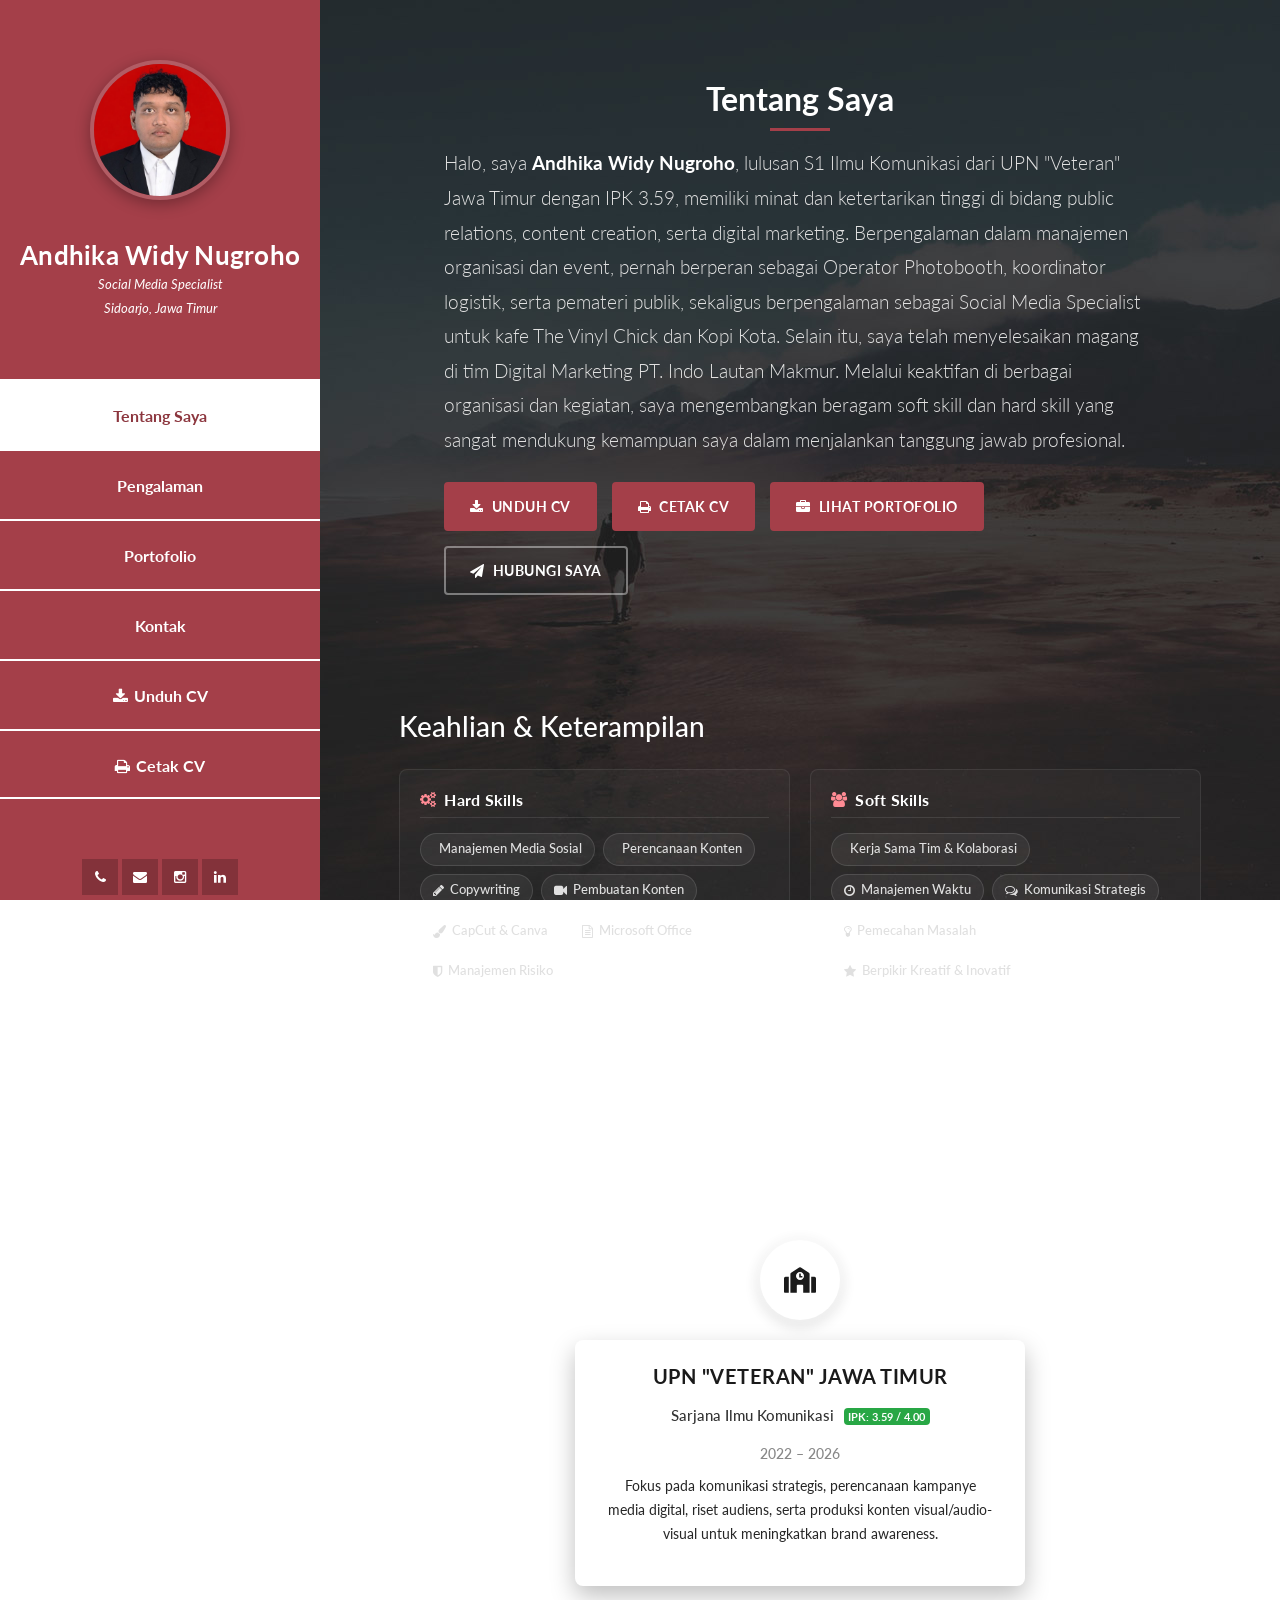
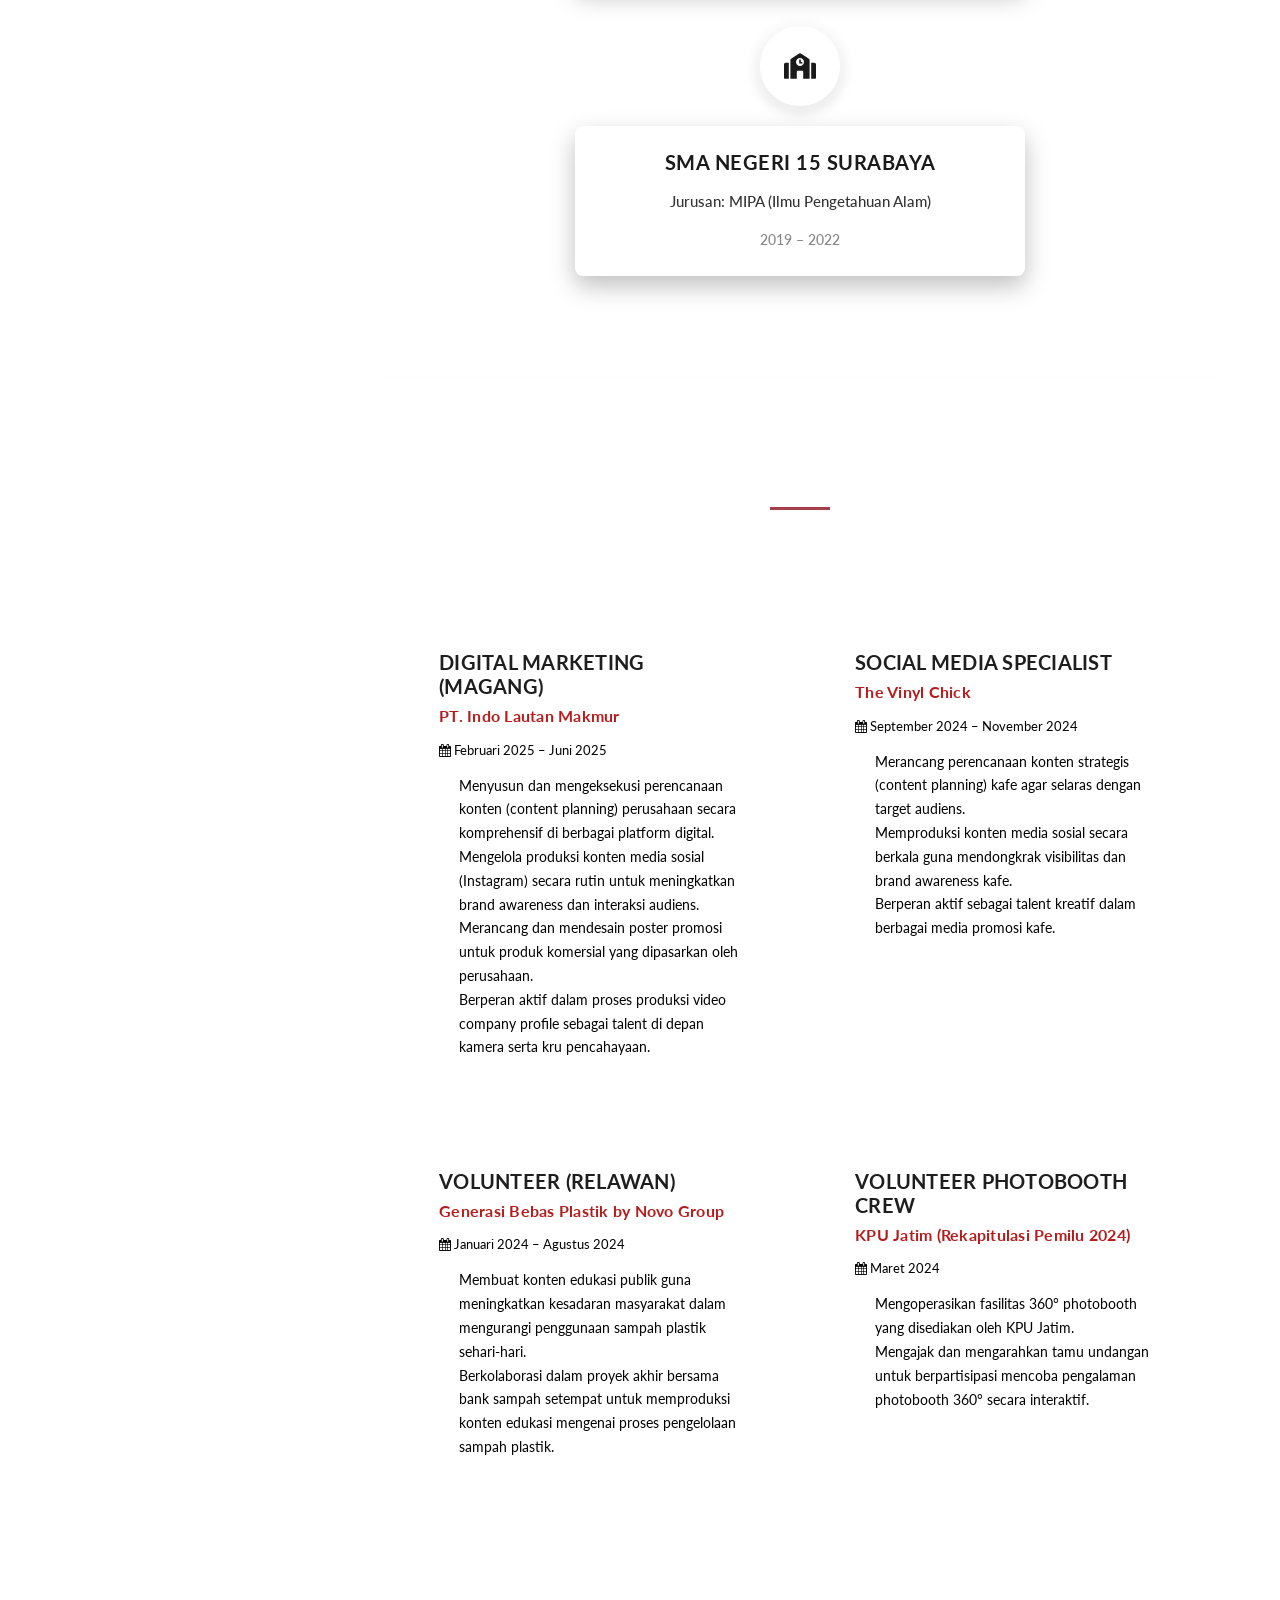
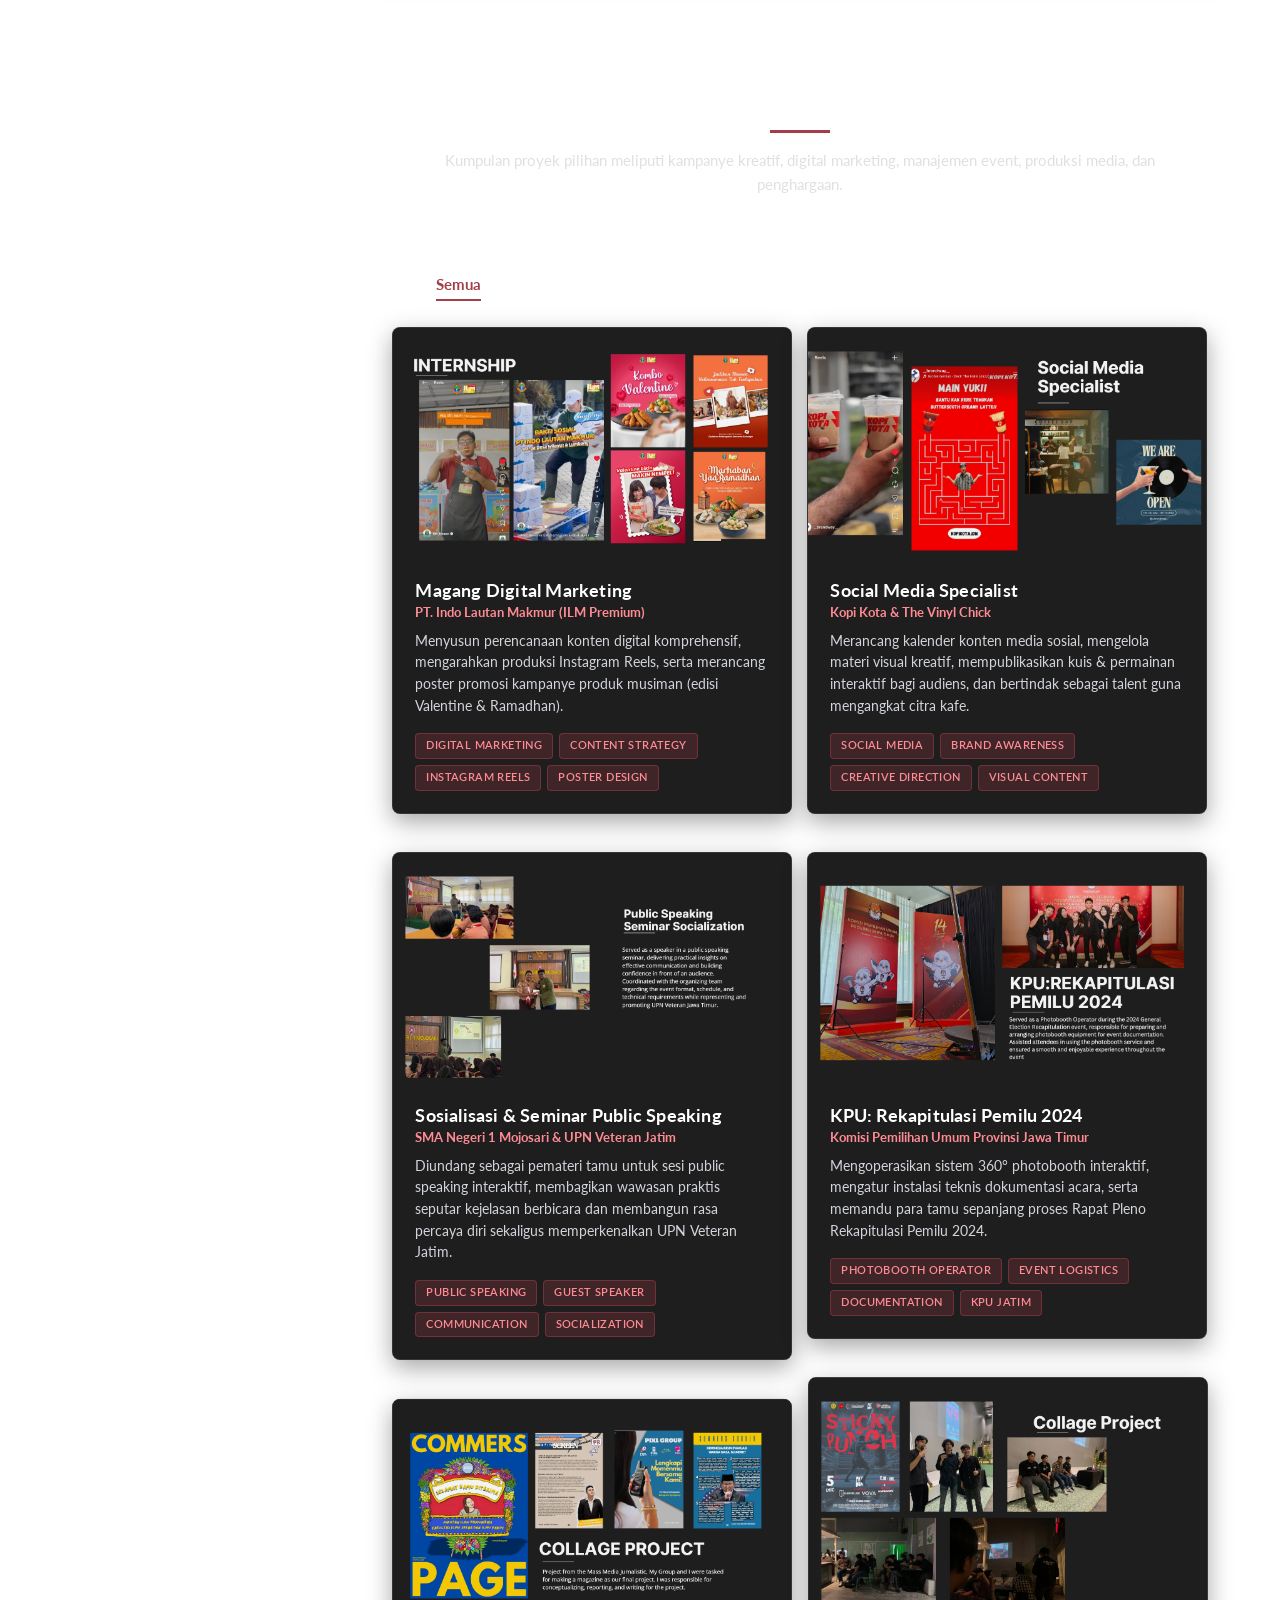
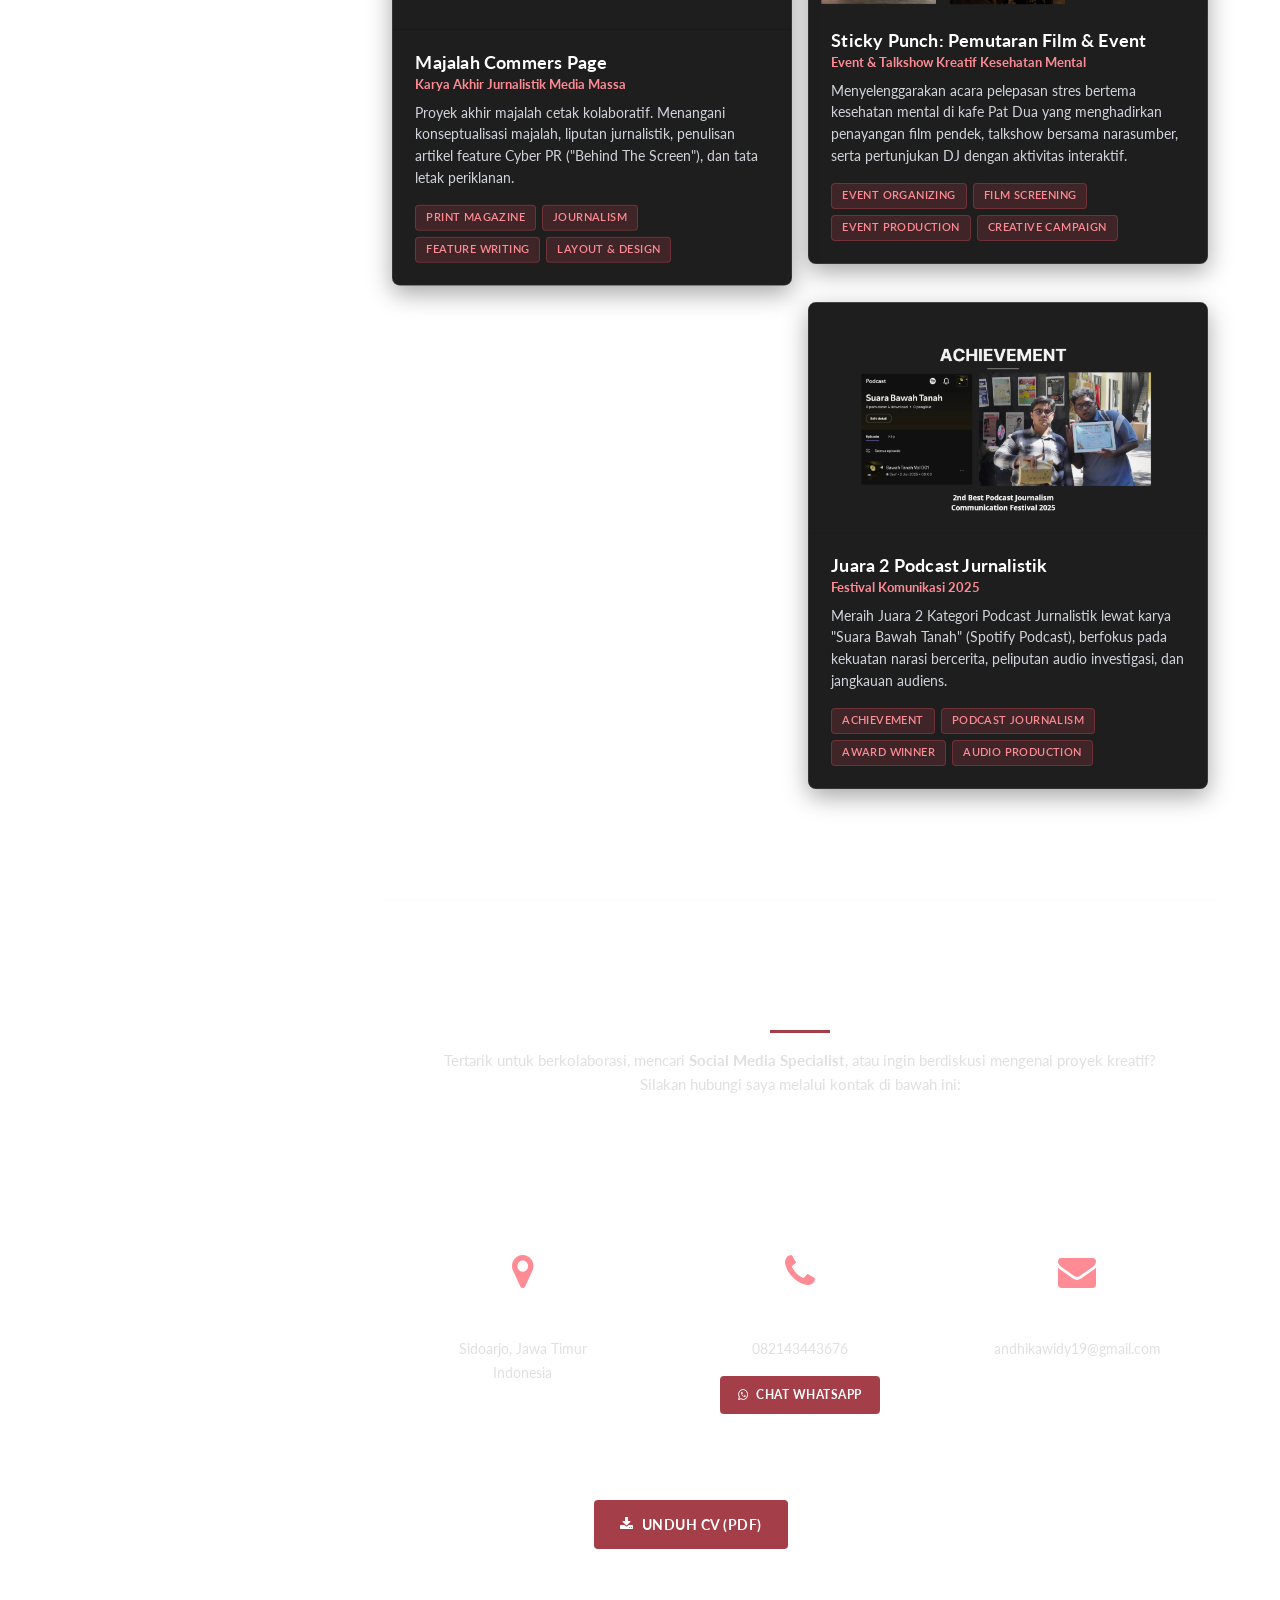
<file: index.html>
<!DOCTYPE html>
<html lang="en">

<head>
  <meta charset="utf-8" />
  <meta name="viewport" content="width=device-width, initial-scale=1, shrink-to-fit=no" />
  <meta name="description"
    content="Official portfolio of Andhika Widy Nugroho - Social Media Specialist & Digital Marketing" />
  <meta name="author" content="Andhika Widy Nugroho" />
  <link href="https://fonts.googleapis.com/css?family=Lato:100,300,400,700,900" rel="stylesheet" />

  <title>Portfolio || Andhika Widy Nugroho</title>

  <!-- Bootstrap core CSS -->
  <link href="vendor/bootstrap/css/bootstrap.min.css" rel="stylesheet" />

  <!-- Additional CSS Files -->
  <link rel="stylesheet" href="assets/css/fontawesome.css" />
  <link rel="stylesheet" href="assets/css/templatemo-style.css" />
  <link rel="stylesheet" href="assets/css/owl.css" />
  <link rel="stylesheet" href="assets/css/lightbox.css" />
  <link rel="stylesheet" href="assets/css/custom-portfolio.css?v=2" />
</head>

<body>
  <div id="page-wraper">
    <!-- Sidebar Menu -->
    <div class="responsive-nav">
      <i class="fa fa-bars" id="menu-toggle"></i>
      <div id="menu" class="menu">
        <i class="fa fa-times" id="menu-close"></i>
        <div class="container">
          <div class="image">
            <a href="#"><img src="assets/images/andhika.png" alt="Andhika Widy Nugroho" /></a>
          </div>
          <div class="author-content">
            <h4>Andhika Widy Nugroho</h4>
            <span data-i18n="author_subtitle">Social Media Specialist <br> Sidoarjo, East Java</span>
          </div>
          <nav class="main-nav" role="navigation">
            <ul class="main-menu">
              <li><a href="#section1" data-i18n="nav_about">About Me</a></li>
              <li><a href="#section2" data-i18n="nav_experience">Experience</a></li>
              <li><a href="#section3" data-i18n="nav_portfolio">Portfolio</a></li>
              <li><a href="#section4" data-i18n="nav_contact">Contact</a></li>
              <li><a href="CV-Andhika-Widy-Nugroho.pdf" download="CV - Andhika Widy Nugroho.pdf" data-i18n="nav_download_cv"><i
                    class="fa fa-download" style="margin-right: 6px;"></i>Download CV</a></li>
              <li><a href="cv.html" target="_blank" data-i18n="nav_print_cv"><i class="fa fa-print" style="margin-right: 6px;"></i>Print CV</a>
              </li>
            </ul>
          </nav>
          <div class="social-network">
            <ul class="soial-icons">
              <li>
                <a href="https://wa.me/6282143443676" target="_blank" title="WhatsApp"><i class="fa fa-phone"></i></a>
              </li>
              <li>
                <a href="mailto:andhikawidy19@gmail.com" title="Email"><i class="fa fa-envelope"></i></a>
              </li>
              <li>
                <a href="https://www.instagram.com/" target="_blank" title="Instagram"><i
                    class="fa fa-instagram"></i></a>
              </li>
              <li>
                <a href="https://www.linkedin.com/" target="_blank" title="LinkedIn"><i class="fa fa-linkedin"></i></a>
              </li>
            </ul>
          </div>
          <!-- Switch Tombol Bahasa (Indonesia & Inggris) -->
          <div class="language-switcher-container">
            <div class="language-switcher" role="group" aria-label="Language Selector">
              <button type="button" class="lang-btn active" data-lang="id" title="Bahasa Indonesia">
                <span class="lang-flag">🇮🇩</span>
                <span class="lang-text">ID</span>
              </button>
              <button type="button" class="lang-btn" data-lang="en" title="English">
                <span class="lang-flag">🇬🇧</span>
                <span class="lang-text">EN</span>
              </button>
            </div>
          </div>
        </div>
      </div>
    </div>

    <!-- Section 1: About Me, Skills, & Education -->
    <section class="section about-me" id="section1" data-section="section1">
      <div class="container">
        <div class="section-heading">
          <h2 data-i18n="heading_about">About Me</h2>
          <div class="line-dec"></div>
          <p class="hero-hook" data-i18n="hero_hook">
            Hi, I'm <strong>Andhika Widy Nugroho</strong>, a Communication Science graduate from UPN Veteran East Java
            with
            a GPA of 3.59, possessing a strong interest in public relations, content creation, and marketing. I have
            experience in organizational and event management, serving in roles such as Photobooth Operator, logistics
            coordinator, and speaker, as well as working as a social media specialist for The Vinyl Chick Cafe and Kopi
            Kota. Additionally, I completed an internship with the Digital Marketing team at PT. Indo Lautan Makmur.
            Through my participation in various organizational activities, I have developed a range of soft and hard
            skills that have significantly contributed to my ability to fulfill my professional responsibilities.
          </p>
          <div class="cta-container">
            <a href="CV-Andhika-Widy-Nugroho.pdf" download="CV - Andhika Widy Nugroho.pdf"
              class="btn-custom btn-custom-primary" data-i18n="btn_download_cv"><i class="fa fa-download"></i> Download CV</a>
            <a href="cv.html" target="_blank" class="btn-custom btn-custom-primary" data-i18n="btn_print_cv"><i class="fa fa-print"></i> Print
              CV</a>
            <a href="#section3" class="btn-custom btn-custom-primary" data-i18n="btn_view_portfolio"><i class="fa fa-briefcase"></i> View Portfolio</a>
            <a href="#section4" class="btn-custom btn-custom-secondary" data-i18n="btn_contact_me"><i class="fa fa-paper-plane"></i> Contact
              Me</a>
          </div>
        </div>

        <!-- Skills & Expertise -->
        <div class="left-image-post">
          <div class="row">
            <div class="col-md-12">
              <h3 data-i18n="heading_skills">Skills & Expertise</h3>
              <div class="skills-grid">

                <!-- Hard Skills -->
                <div class="skill-category">
                  <h4 data-i18n="heading_hard_skills"><i class="fa fa-cogs"></i> Hard Skills</h4>
                  <div class="skill-badges">
                    <span class="skill-badge" data-i18n="skill_smm"><i class="fa fa-hashtag"></i> Social Media Management</span>
                    <span class="skill-badge" data-i18n="skill_content_planning"><i class="fa fa-calendar-check-o"></i> Content Planning</span>
                    <span class="skill-badge" data-i18n="skill_copywriting"><i class="fa fa-pencil"></i> Copywriting</span>
                    <span class="skill-badge" data-i18n="skill_content_creation"><i class="fa fa-video-camera"></i> Content Creation</span>
                    <span class="skill-badge" data-i18n="skill_capcut_canva"><i class="fa fa-paint-brush"></i> CapCut & Canva</span>
                    <span class="skill-badge" data-i18n="skill_ms_office"><i class="fa fa-file-text-o"></i> Microsoft Office</span>
                    <span class="skill-badge" data-i18n="skill_risk_mgmt"><i class="fa fa-shield"></i> Risk Management</span>
                  </div>
                </div>

                <!-- Soft Skills -->
                <div class="skill-category">
                  <h4 data-i18n="heading_soft_skills"><i class="fa fa-users"></i> Soft Skills</h4>
                  <div class="skill-badges">
                    <span class="skill-badge" data-i18n="skill_teamwork"><i class="fa fa-handshake-o"></i> Teamwork & Collaboration</span>
                    <span class="skill-badge" data-i18n="skill_time_mgmt"><i class="fa fa-clock-o"></i> Time Management</span>
                    <span class="skill-badge" data-i18n="skill_comm"><i class="fa fa-comments-o"></i> Strategic Communication</span>
                    <span class="skill-badge" data-i18n="skill_problem_solving"><i class="fa fa-lightbulb-o"></i> Problem Solving</span>
                    <span class="skill-badge" data-i18n="skill_creative_thinking"><i class="fa fa-star"></i> Creative & Innovative Thinking</span>
                  </div>
                </div>

              </div>
            </div>
          </div>
        </div>

        <!-- Education Section -->
        <div class="right-image-post">
          <div class="row">
            <div class="col-md-12">
              <div class="education-section">
                <h3 data-i18n="heading_education">Education</h3>
                <div class="timeline-container">
                  <div class="timeline-line"></div>
                  <!-- UPN Veteran Jatim Node -->
                  <div class="timeline-item">
                    <div class="timeline-node timeline-node-glow">
                      <svg class="timeline-svg" xmlns="http://www.w3.org/2000/svg" viewBox="0 0 640 512">
                        <path fill="currentColor"
                          d="M0 224v272c0 8.84 7.16 16 16 16h80V192H32c-17.67 0-32 14.33-32 32zm360-48h-24v-40c0-4.42-3.58-8-8-8h-16c-4.42 0-8 3.58-8 8v64c0 4.42 3.58 8 8 8h48c4.42 0 8-3.58 8-8v-16c0-4.42-3.58-8-8-8zm137.75-63.96l-160-106.67a32.02 32.02 0 0 0-35.5 0l-160 106.67A32.002 32.002 0 0 0 128 138.66V512h128V368c0-8.84 7.16-16 16-16h96c8.84 0 16 7.16 16 16v144h128V138.67c0-10.7-5.35-20.7-14.25-26.63zM320 256c-44.18 0-80-35.82-80-80s35.82-80 80-80 80 35.82 80 80-35.82 80-80 80zm288-64h-64v320h80c8.84 0 16-7.16 16-16V224c0-17.67-14.33-32-32-32z" />
                      </svg>
                    </div>
                    <div class="timeline-card">
                      <h4>UPN "VETERAN" JAWA TIMUR</h4>
                      <p class="timeline-subtitle" data-i18n="edu_upn_degree">Bachelor of Communication Science <span class="badge badge-success"
                          style="background:#28a745; margin-left:6px;">GPA: 3.59 / 4.00</span></p>
                      <p class="timeline-date">2022 – 2026</p>
                      <p style="margin-top: 8px; font-size: 13.5px; color: #000000da;" data-i18n="edu_upn_desc">
                        Focused on strategic communication, digital media campaign planning, audience research, and
                        visual/audio-visual content production to enhance brand awareness.
                      </p>
                    </div>
                  </div>
                  <!-- SMA 15 Surabaya Node -->
                  <div class="timeline-item">
                    <div class="timeline-node timeline-node-glow">
                      <svg class="timeline-svg" xmlns="http://www.w3.org/2000/svg" viewBox="0 0 640 512">
                        <path fill="currentColor"
                          d="M0 224v272c0 8.84 7.16 16 16 16h80V192H32c-17.67 0-32 14.33-32 32zm360-48h-24v-40c0-4.42-3.58-8-8-8h-16c-4.42 0-8 3.58-8 8v64c0 4.42 3.58 8 8 8h48c4.42 0 8-3.58 8-8v-16c0-4.42-3.58-8-8-8zm137.75-63.96l-160-106.67a32.02 32.02 0 0 0-35.5 0l-160 106.67A32.002 32.002 0 0 0 128 138.66V512h128V368c0-8.84 7.16-16 16-16h96c8.84 0 16 7.16 16 16v144h128V138.67c0-10.7-5.35-20.7-14.25-26.63zM320 256c-44.18 0-80-35.82-80-80s35.82-80 80-80 80 35.82 80 80-35.82 80-80 80zm288-64h-64v320h80c8.84 0 16-7.16 16-16V224c0-17.67-14.33-32-32-32z" />
                      </svg>
                    </div>
                    <div class="timeline-card">
                      <h4>SMA NEGERI 15 SURABAYA</h4>
                      <p class="timeline-subtitle" data-i18n="edu_sma_major">Major: Natural Sciences (IPA)</p>
                      <p class="timeline-date">2019 – 2022</p>
                    </div>
                  </div>
                </div>
              </div>
            </div>
          </div>
        </div>
      </div>
    </section>

    <!-- Section 2: Experience & Organization -->
    <section class="section my-services" id="section2" data-section="section2">
      <div class="container">
        <div class="section-heading">
          <h2 data-i18n="heading_experience">Work Experience & Organizations</h2>
          <div class="line-dec"></div>
        </div>

        <!-- Row 1: PT Indo Lautan Makmur & The Vinyl Chick -->
        <div class="row">
          <div class="col-md-6">
            <div class="service-item" style="background: #ffffff; border-radius: 8px;">
              <h4 style="font-size: 20px; color: #1e1e1e;" data-i18n="exp_ilm_role">DIGITAL MARKETING (INTERN)</h4>
              <h4 style="color: #b71c1c; font-size: 16px; margin-bottom: 12px;" data-i18n="exp_ilm_company">PT. Indo Lautan Makmur</h4>
              <p style="font-size: 13px; color: #000000; margin-bottom: 12px;" data-i18n="exp_ilm_period"><i class="fa fa-calendar"></i> February
                2025
                – June 2025</p>
              <ul style="padding-left: 20px; color: #000000; font-size: 14px; line-height: 1.7;">
                <li data-i18n="exp_ilm_b1">Formulated and executed comprehensive corporate content planning across digital platforms.</li>
                <li data-i18n="exp_ilm_b2">Managed routine social media content creation (Instagram) to elevate brand awareness and engagement.
                </li>
                <li data-i18n="exp_ilm_b3">Designed promotional posters for commercial products marketed by the company.</li>
                <li data-i18n="exp_ilm_b4">Actively contributed to company profile video production as on-camera talent and lighting crew.</li>
              </ul>
            </div>
          </div>
          <div class="col-md-6">
            <div class="service-item" style="background: #ffffff; border-radius: 8px;">
              <h4 style="font-size: 20px; color: #1e1e1e;" data-i18n="exp_vinyl_role">SOCIAL MEDIA SPECIALIST</h4>
              <h4 style="color: #b71c1c; font-size: 16px; margin-bottom: 12px;" data-i18n="exp_vinyl_company">The Vinyl Chick</h4>
              <p style="font-size: 13px; color: #000000; margin-bottom: 12px;" data-i18n="exp_vinyl_period"><i class="fa fa-calendar"></i> September
                2024 – November 2024</p>
              <ul style="padding-left: 20px; color: #000000; font-size: 14px; line-height: 1.7;">
                <li data-i18n="exp_vinyl_b1">Developed strategic content plans tailored to resonate with the target audience.</li>
                <li data-i18n="exp_vinyl_b2">Routinely produced creative social media content to boost cafe visibility and brand presence.</li>
                <li data-i18n="exp_vinyl_b3">Actively performed as creative talent across various cafe promotional media.</li>
              </ul>
            </div>
          </div>
        </div>

        <!-- Row 2: Generasi Bebas Plastik & KPU Jatim -->
        <div class="row">
          <div class="col-md-6">
            <div class="service-item" style="background: #ffffff; border-radius: 8px;">
              <h4 style="font-size: 20px; color: #1e1e1e;" data-i18n="exp_novo_role">VOLUNTEER</h4>
              <h4 style="color: #b71c1c; font-size: 16px; margin-bottom: 12px;" data-i18n="exp_novo_company">Generasi Bebas Plastik by Novo Group
              </h4>
              <p style="font-size: 13px; color: #000000; margin-bottom: 12px;" data-i18n="exp_novo_period"><i class="fa fa-calendar"></i> January
                2024
                – August 2024</p>
              <ul style="padding-left: 20px; color: #000000; font-size: 14px; line-height: 1.7;">
                <li data-i18n="exp_novo_b1">Produced public educational content to raise awareness about reducing daily plastic waste.</li>
                <li data-i18n="exp_novo_b2">Collaborated on a community final project with local waste banks to create educational media
                  regarding plastic waste recycling.</li>
              </ul>
            </div>
          </div>
          <div class="col-md-6">
            <div class="service-item" style="background: #ffffff; border-radius: 8px;">
              <h4 style="font-size: 20px; color: #1e1e1e;" data-i18n="exp_kpu_role">VOLUNTEER PHOTOBOOTH CREW</h4>
              <h4 style="color: #b71c1c; font-size: 16px; margin-bottom: 12px;" data-i18n="exp_kpu_company">KPU Jatim (2024 Election Recapitulation)
              </h4>
              <p style="font-size: 13px; color: #000000; margin-bottom: 12px;" data-i18n="exp_kpu_period"><i class="fa fa-calendar"></i> March 2024
              </p>
              <ul style="padding-left: 20px; color: #000000; font-size: 14px; line-height: 1.7;">
                <li data-i18n="exp_kpu_b1">Operated interactive 360° photobooth equipment provided by KPU Jatim.</li>
                <li data-i18n="exp_kpu_b2">Welcomed and guided event guests to participate interactively in the 360° photobooth experience.
                </li>
              </ul>
            </div>
          </div>
        </div>
      </div>
    </section>


    <!-- Section 3: Portfolio -->
    <section class="section my-work" id="section3" data-section="section3">
      <div class="container">
        <div class="section-heading">
          <h2 data-i18n="heading_portfolio">Portfolio</h2>
          <div class="line-dec"></div>
          <p style="color: #e0e0e0; font-size: 15px; margin-top: 15px;" data-i18n="portfolio_subtitle">
            A showcase of selected creative campaigns, digital marketing, event management, media production, and achievements.
          </p>
        </div>
        <div class="row">
          <div class="isotope-wrapper">
            <form class="isotope-toolbar">
              <label><input type="radio" data-type="*" checked="" name="isotope-filter" />
                <span data-i18n="filter_all">All</span></label>
              <label><input type="radio" data-type="marketing" name="isotope-filter" />
                <span data-i18n="filter_marketing">Marketing & Internship</span></label>
              <label><input type="radio" data-type="social" name="isotope-filter" />
                <span data-i18n="filter_social">Social Media</span></label>
              <label><input type="radio" data-type="events" name="isotope-filter" />
                <span data-i18n="filter_events">Events & Speaking</span></label>
              <label><input type="radio" data-type="creative" name="isotope-filter" />
                <span data-i18n="filter_creative">College Projects</span></label>
              <label><input type="radio" data-type="achievement" name="isotope-filter" />
                <span data-i18n="filter_achievement">Achievements</span></label>
            </form>
            <div class="isotope-box">

              <!-- Project 1: Internship (Canva Page 4) -->
              <div class="isotope-item" data-type="marketing">
                <div class="portfolio-card">
                  <div class="card-img-wrapper">
                    <a href="assets/images/portfolio/portfolio-internship.png" data-lightbox="portfolio" data-title="Digital Marketing Internship – PT. Indo Lautan Makmur">
                      <img src="assets/images/portfolio/portfolio-internship.png" alt="Digital Marketing Internship - PT Indo Lautan Makmur" />
                    </a>
                  </div>
                  <div class="card-info">
                    <h4 data-i18n="port_1_title">Digital Marketing Internship</h4>
                    <p class="card-subtitle" data-i18n="port_1_subtitle">PT. Indo Lautan Makmur (ILM Premium)</p>
                    <p data-i18n="port_1_desc">Formulated comprehensive digital content planning, directed Instagram Reels production, and crafted promotional posters for seasonal product campaigns (Valentine & Ramadan editions).</p>
                    <div class="card-tags">
                      <span class="card-tag">Digital Marketing</span>
                      <span class="card-tag">Content Strategy</span>
                      <span class="card-tag">Instagram Reels</span>
                      <span class="card-tag">Poster Design</span>
                    </div>
                  </div>
                </div>
              </div>

              <!-- Project 2: Social Media Specialist (Canva Page 5) -->
              <div class="isotope-item" data-type="social">
                <div class="portfolio-card">
                  <div class="card-img-wrapper">
                    <a href="assets/images/portfolio/portfolio-social-media.png" data-lightbox="portfolio" data-title="Social Media Specialist – Kopi Kota & The Vinyl Chick">
                      <img src="assets/images/portfolio/portfolio-social-media.png" alt="Social Media Specialist - Kopi Kota & The Vinyl Chick" />
                    </a>
                  </div>
                  <div class="card-info">
                    <h4 data-i18n="port_2_title">Social Media Specialist</h4>
                    <p class="card-subtitle" data-i18n="port_2_subtitle">Kopi Kota & The Vinyl Chick</p>
                    <p data-i18n="port_2_desc">Designed tailored social media calendars, managed creative visual assets, published interactive audience quizzes & games, and acted as talent to elevate cafe brand presence.</p>
                    <div class="card-tags">
                      <span class="card-tag">Social Media</span>
                      <span class="card-tag">Brand Awareness</span>
                      <span class="card-tag">Creative Direction</span>
                      <span class="card-tag">Visual Content</span>
                    </div>
                  </div>
                </div>
              </div>

              <!-- Project 3: Public Speaking Seminar (Canva Page 6) -->
              <div class="isotope-item" data-type="events">
                <div class="portfolio-card">
                  <div class="card-img-wrapper">
                    <a href="assets/images/portfolio/portfolio-public-speaking.png" data-lightbox="portfolio" data-title="Public Speaking Seminar Socialization – SMA Negeri 1 Mojosari">
                      <img src="assets/images/portfolio/portfolio-public-speaking.png" alt="Public Speaking Seminar Socialization" />
                    </a>
                  </div>
                  <div class="card-info">
                    <h4 data-i18n="port_3_title">Public Speaking Seminar Socialization</h4>
                    <p class="card-subtitle" data-i18n="port_3_subtitle">SMA Negeri 1 Mojosari & UPN Veteran Jatim</p>
                    <p data-i18n="port_3_desc">Invited as a guest speaker to conduct interactive public speaking sessions, sharing actionable insights on communication clarity and confidence building while promoting UPN Veteran Jatim.</p>
                    <div class="card-tags">
                      <span class="card-tag">Public Speaking</span>
                      <span class="card-tag">Guest Speaker</span>
                      <span class="card-tag">Communication</span>
                      <span class="card-tag">Socialization</span>
                    </div>
                  </div>
                </div>
              </div>

              <!-- Project 4: KPU Rekapitulasi Pemilu 2024 (Canva Page 7) -->
              <div class="isotope-item" data-type="events">
                <div class="portfolio-card">
                  <div class="card-img-wrapper">
                    <a href="assets/images/portfolio/portfolio-kpu-pemilu.png" data-lightbox="portfolio" data-title="KPU: Rekapitulasi Pemilu 2024 – Photobooth Operator">
                      <img src="assets/images/portfolio/portfolio-kpu-pemilu.png" alt="KPU: Rekapitulasi Pemilu 2024" />
                    </a>
                  </div>
                  <div class="card-info">
                    <h4 data-i18n="port_4_title">KPU: Rekapitulasi Pemilu 2024</h4>
                    <p class="card-subtitle" data-i18n="port_4_subtitle">Komisi Pemilihan Umum Provinsi Jawa Timur</p>
                    <p data-i18n="port_4_desc">Operated 360° interactive photobooth systems, arranged event documentation technical setups, and guided guests throughout the 2024 General Election Recapitulation Plenary.</p>
                    <div class="card-tags">
                      <span class="card-tag">Photobooth Operator</span>
                      <span class="card-tag">Event Logistics</span>
                      <span class="card-tag">Documentation</span>
                      <span class="card-tag">KPU Jatim</span>
                    </div>
                  </div>
                </div>
              </div>

              <!-- Project 5: Sticky Punch (Canva Page 8) -->
              <div class="isotope-item" data-type="creative">
                <div class="portfolio-card">
                  <div class="card-img-wrapper">
                    <a href="assets/images/portfolio/portfolio-collage-project.png" data-lightbox="portfolio" data-title="Collage Project – Sticky Punch Event & Screening">
                      <img src="assets/images/portfolio/portfolio-collage-project.png" alt="Sticky Punch Event & Screening" />
                    </a>
                  </div>
                  <div class="card-info">
                    <h4 data-i18n="port_5_title">Sticky Punch: Screening & Event</h4>
                    <p class="card-subtitle" data-i18n="port_5_subtitle">Creative Mental Health Event & Talkshow</p>
                    <p data-i18n="port_5_desc">Organized a unique mental health stress-release event at Pat Dua cafe featuring short film screenings, artist talkshows, and DJ performances with engaging interactive activities.</p>
                    <div class="card-tags">
                      <span class="card-tag">Event Organizing</span>
                      <span class="card-tag">Film Screening</span>
                      <span class="card-tag">Event Production</span>
                      <span class="card-tag">Creative Campaign</span>
                    </div>
                  </div>
                </div>
              </div>

              <!-- Project 6: Commers Page Magazine (Canva Page 9) -->
              <div class="isotope-item" data-type="creative">
                <div class="portfolio-card">
                  <div class="card-img-wrapper">
                    <a href="assets/images/portfolio/portfolio-commers-page.png" data-lightbox="portfolio" data-title="Commers Page Magazine – Mass Media Final Project">
                      <img src="assets/images/portfolio/portfolio-commers-page.png" alt="Commers Page Magazine" />
                    </a>
                  </div>
                  <div class="card-info">
                    <h4 data-i18n="port_6_title">Commers Page Magazine</h4>
                    <p class="card-subtitle" data-i18n="port_6_subtitle">Mass Media Journalism Capstone</p>
                    <p data-i18n="port_6_desc">Collaborative printed magazine final project. Handled magazine conceptualization, journalistic reporting, Cyber PR feature writing ("Behind The Screen"), and advertising layout.</p>
                    <div class="card-tags">
                      <span class="card-tag">Print Magazine</span>
                      <span class="card-tag">Journalism</span>
                      <span class="card-tag">Feature Writing</span>
                      <span class="card-tag">Layout & Design</span>
                    </div>
                  </div>
                </div>
              </div>

              <!-- Project 7: 2nd Best Podcast Journalism (Canva Page 10) -->
              <div class="isotope-item" data-type="achievement">
                <div class="portfolio-card">
                  <div class="card-img-wrapper">
                    <a href="assets/images/portfolio/portfolio-achievement.png" data-lightbox="portfolio" data-title="2nd Best Podcast Journalism – Communication Festival 2025">
                      <img src="assets/images/portfolio/portfolio-achievement.png" alt="2nd Best Podcast Journalism Award" />
                    </a>
                  </div>
                  <div class="card-info">
                    <h4 data-i18n="port_7_title">2nd Best Podcast Journalism Award</h4>
                    <p class="card-subtitle" data-i18n="port_7_subtitle">Communication Festival 2025</p>
                    <p data-i18n="port_7_desc">Recognized as 2nd Best in Podcast Journalism for producing "Suara Bawah Tanah" (Spotify Podcast), focusing on impactful storytelling, investigative audio reporting, and audience reach.</p>
                    <div class="card-tags">
                      <span class="card-tag">Achievement</span>
                      <span class="card-tag">Podcast Journalism</span>
                      <span class="card-tag">Award Winner</span>
                      <span class="card-tag">Audio Production</span>
                    </div>
                  </div>
                </div>
              </div>

            </div>
          </div>
        </div>
      </div>
    </section>

    <!-- Section 4: Contact -->
    <section class="section contact-me" id="section4" data-section="section4">
      <div class="container">
        <div class="section-heading">
          <h2 data-i18n="heading_contact">Contact</h2>
          <div class="line-dec"></div>
          <p style="color: #e0e0e0; font-size: 15px; margin-top: 15px;" data-i18n="contact_intro">
            Interested in collaborating, looking for a <strong>Social Media Specialist</strong>, or wishing to discuss
            creative projects? Feel free to reach out via the contact options below:
          </p>
        </div>

        <div class="row" style="margin-top: 30px;">
          <!-- Location -->
          <div class="col-md-4">
            <div class="service-item text-center" style="padding: 30px 20px;">
              <i class="fa fa-map-marker" style="font-size: 38px; color: #ff8b94; margin-bottom: 15px;"></i>
              <h4 style="font-size: 18px; margin-bottom: 10px;" data-i18n="contact_loc_title">Location</h4>
              <p style="font-size: 14px; color: #e0e0e0;" data-i18n="contact_loc_val">Sidoarjo, East Java<br>Indonesia</p>
            </div>
          </div>

          <!-- Phone / WhatsApp -->
          <div class="col-md-4">
            <div class="service-item text-center" style="padding: 30px 20px;">
              <i class="fa fa-phone" style="font-size: 38px; color: #ff8b94; margin-bottom: 15px;"></i>
              <h4 style="font-size: 18px; margin-bottom: 10px;" data-i18n="contact_phone_title">Phone / WhatsApp</h4>
              <p style="font-size: 14px; color: #e0e0e0; margin-bottom: 15px;">082143443676</p>
              <a href="https://wa.me/6282143443676" target="_blank" class="btn-custom btn-custom-primary"
                style="padding: 8px 16px; font-size: 12px;" data-i18n="contact_phone_btn">
                <i class="fa fa-whatsapp"></i> Chat on WhatsApp
              </a>
            </div>
          </div>

          <!-- Email -->
          <div class="col-md-4">
            <div class="service-item text-center" style="padding: 30px 20px;">
              <i class="fa fa-envelope" style="font-size: 38px; color: #ff8b94; margin-bottom: 15px;"></i>
              <h4 style="font-size: 18px; margin-bottom: 10px;" data-i18n="contact_email_title">Email</h4>
              <p style="font-size: 14px; color: #e0e0e0; margin-bottom: 15px;">andhikawidy19@gmail.com</p>
              <a href="mailto:andhikawidy19@gmail.com" class="btn-custom btn-custom-secondary"
                style="padding: 8px 16px; font-size: 12px;" data-i18n="contact_email_btn">
                <i class="fa fa-paper-plane"></i> Send Email
              </a>
            </div>
          </div>
        </div>

        <!-- Direct Actions Bar -->
        <div class="text-center" style="margin-top: 40px;">
          <a href="CV-Andhika-Widy-Nugroho.pdf" download="CV - Andhika Widy Nugroho.pdf"
            class="btn-custom btn-custom-primary" style="margin: 6px;" data-i18n="btn_download_cv_pdf">
            <i class="fa fa-download"></i> Download CV (PDF)
          </a>
          <a href="cv.html" target="_blank" class="btn-custom btn-custom-secondary" style="margin: 6px;" data-i18n="btn_view_print_cv">
            <i class="fa fa-print"></i> View & Print CV
          </a>
        </div>
      </div>
    </section>

  </div>

  <!-- Scripts -->
  <!-- Bootstrap core JavaScript -->
  <script src="vendor/jquery/jquery.min.js"></script>
  <script src="vendor/bootstrap/js/bootstrap.bundle.min.js"></script>

  <script src="assets/js/isotope.min.js"></script>
  <script src="assets/js/owl-carousel.js"></script>
  <script src="assets/js/lightbox.js"></script>
  <script src="assets/js/custom.js"></script>
  <script src="assets/js/translations.js"></script>
  <script>
    $(".main-menu li:first").addClass("active");

    var showSection = function showSection(section, isAnimate) {
      var direction = section.replace(/#/, ""),
        reqSection = $(".section").filter(
          '[data-section="' + direction + '"]'
        );

      if (reqSection.length) {
        var reqSectionPos = reqSection.offset().top - 0;
        if (isAnimate) {
          $("body, html").animate(
            {
              scrollTop: reqSectionPos
            },
            800
          );
        } else {
          $("body, html").scrollTop(reqSectionPos);
        }
      }
    };

    var checkSection = function checkSection() {
      $(".section").each(function () {
        var $this = $(this),
          topEdge = $this.offset().top - 80,
          bottomEdge = topEdge + $this.height(),
          wScroll = $(window).scrollTop();
        if (topEdge < wScroll && bottomEdge > wScroll) {
          var currentId = $this.data("section"),
            reqLink = $("a").filter("[href*=\\#" + currentId + "]");
          reqLink
            .closest("li")
            .addClass("active")
            .siblings()
            .removeClass("active");
        }
      });
    };

    $(".main-menu, .cta-container").on("click", "a", function (e) {
      var href = $(this).attr("href");
      if (href && href.startsWith("#")) {
        e.preventDefault();
        showSection(href, true);
      }
    });

    $(window).scroll(function () {
      checkSection();
    });
  </script>
</body>

</html>
</file>
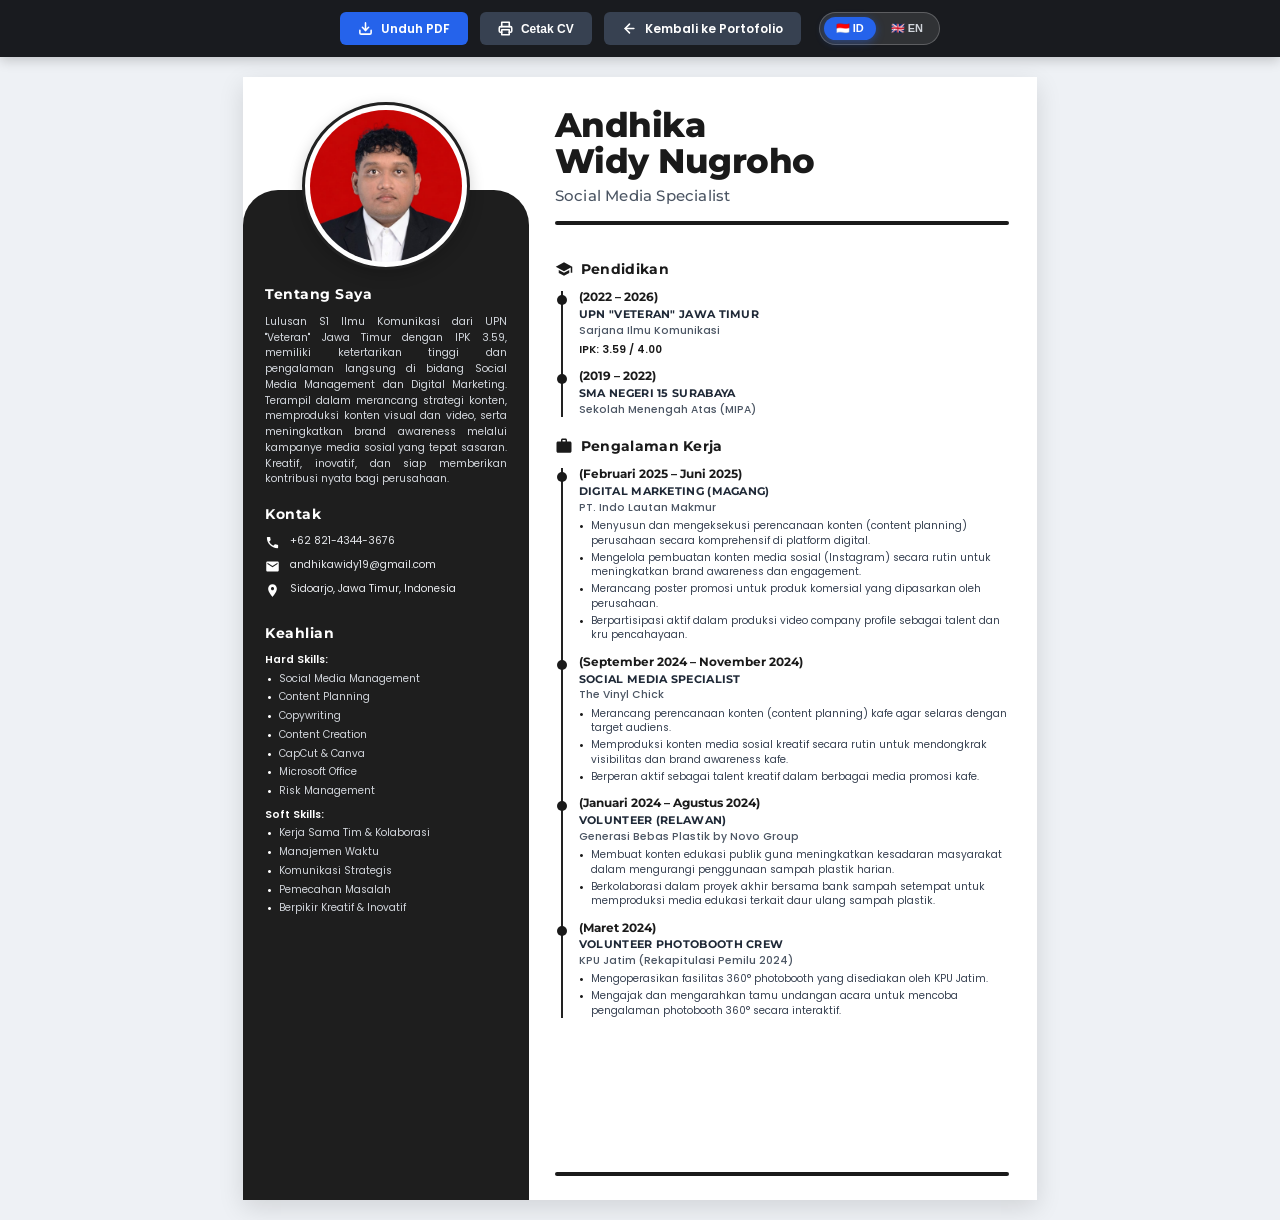
<file: cv.html>
<!DOCTYPE html>
<html lang="id">

<head>
    <meta charset="UTF-8">
    <meta name="viewport" content="width=device-width, initial-scale=1.0">
    <title>CV - Andhika Widy Nugroho</title>
    <link rel="preconnect" href="https://fonts.googleapis.com">
    <link rel="preconnect" href="https://fonts.gstatic.com" crossorigin>
    <link
        href="https://fonts.googleapis.com/css2?family=Montserrat:wght@400;500;600;700;800;900&family=Poppins:wght@300;400;500;600;700&display=swap"
        rel="stylesheet">
    <style>
        * {
            box-sizing: border-box;
            margin: 0;
            padding: 0;
        }

        body {
            font-family: 'Poppins', 'Montserrat', -apple-system, BlinkMacSystemFont, 'Segoe UI', Roboto, sans-serif;
            background: #eef1f5;
            color: #2b2b2b;
            font-size: 11px;
            line-height: 1.45;
            -webkit-print-color-adjust: exact;
            print-color-adjust: exact;
        }

        /* Top Action Bar (Web only) */
        .action-bar {
            text-align: center;
            padding: 12px;
            background: #191b1f;
            position: sticky;
            top: 0;
            z-index: 1000;
            box-shadow: 0 3px 12px rgba(0, 0, 0, 0.2);
            display: flex;
            justify-content: center;
            gap: 12px;
        }

        .btn-action {
            display: inline-flex;
            align-items: center;
            gap: 8px;
            background: #2563eb;
            color: white;
            padding: 8px 18px;
            border-radius: 6px;
            text-decoration: none;
            font-weight: 600;
            font-size: 12px;
            border: none;
            cursor: pointer;
            transition: all 0.2s ease;
        }

        .btn-action:hover {
            background: #1d4ed8;
            transform: translateY(-1px);
        }

        .btn-action.btn-secondary {
            background: #374151;
        }

        .btn-action.btn-secondary:hover {
            background: #4b5563;
        }

        .cv-lang-switcher {
            display: inline-flex;
            align-items: center;
            background: rgba(255, 255, 255, 0.1);
            border: 1px solid rgba(255, 255, 255, 0.22);
            border-radius: 20px;
            padding: 2px 4px;
            gap: 3px;
            margin-left: 6px;
        }

        .cv-lang-btn {
            border: none;
            background: transparent;
            color: #d1d5db;
            padding: 5px 12px;
            border-radius: 14px;
            font-size: 11px;
            font-weight: 700;
            cursor: pointer;
            transition: all 0.2s ease;
            outline: none;
        }

        .cv-lang-btn:hover {
            color: #ffffff;
            background: rgba(255, 255, 255, 0.15);
        }

        .cv-lang-btn.active {
            background: #2563eb;
            color: #ffffff;
            box-shadow: 0 2px 8px rgba(37, 99, 235, 0.45);
        }

        /* Resume A4 Container */
        .resume-page {
            width: 210mm;
            min-height: 297mm;
            margin: 20px auto;
            background: #ffffff;
            display: flex;
            box-shadow: 0 8px 24px rgba(0, 0, 0, 0.12);
            position: relative;
            overflow: hidden;
        }

        /* ================= SIDEBAR KIRI ================= */
        .sidebar {
            width: 36%;
            background: #ffffff;
            display: flex;
            flex-direction: column;
            box-sizing: border-box;
            position: relative;
        }

        /* Wrapper Foto Profil Lingkaran */
        .photo-outer-wrapper {
            width: 100%;
            background: #ffffff;
            padding-top: 25px;
            display: flex;
            justify-content: center;
            position: relative;
            z-index: 10;
        }

        .photo-circle-container {
            width: 168px;
            height: 168px;
            border-radius: 50%;
            border: 3.5px solid #222222;
            padding: 5px;
            background: #ffffff;
            box-shadow: 0 5px 15px rgba(0, 0, 0, 0.18);
            display: flex;
            align-items: center;
            justify-content: center;
            margin-bottom: -80px;
            /* Overlap ke kotak hitam di bawahnya */
        }

        .photo-circle-container img {
            width: 100%;
            height: 100%;
            border-radius: 50%;
            object-fit: cover;
            object-position: center 18%;
            display: block;
        }

        /* Kotak Gelap Sidebar */
        .sidebar-dark-box {
            background: #1e1e1e;
            color: #f3f4f6;
            flex-grow: 1;
            border-top-left-radius: 35px;
            border-top-right-radius: 35px;
            padding: 95px 22px 25px 22px;
            /* Ruang atas untuk lengkungan lingkaran foto */
            display: flex;
            flex-direction: column;
            box-sizing: border-box;
        }

        .sidebar-section {
            margin-bottom: 18px;
        }

        .sidebar-title {
            font-family: 'Montserrat', sans-serif;
            font-size: 13.5px;
            font-weight: 700;
            color: #ffffff;
            letter-spacing: 0.5px;
            margin-bottom: 9px;
            text-transform: capitalize;
        }

        .sidebar-text {
            font-size: 10.5px;
            line-height: 1.5;
            color: #d1d5db;
            text-align: justify;
        }

        /* Kontak List */
        .contact-list {
            list-style: none;
            padding: 0;
            margin: 0;
        }

        .contact-item {
            display: flex;
            align-items: flex-start;
            gap: 10px;
            margin-bottom: 8px;
            font-size: 10.5px;
            color: #e5e7eb;
            line-height: 1.4;
        }

        .contact-icon {
            flex-shrink: 0;
            width: 15px;
            height: 15px;
            margin-top: 1px;
            fill: #ffffff;
        }

        /* Skills List */
        .skills-group-title {
            font-size: 10.5px;
            font-weight: 600;
            color: #ffffff;
            margin-top: 6px;
            margin-bottom: 4px;
            display: block;
        }

        .skills-list {
            list-style: none;
            padding: 0;
            margin: 0;
        }

        .skills-list li {
            position: relative;
            padding-left: 14px;
            margin-bottom: 4px;
            font-size: 10.2px;
            color: #d1d5db;
        }

        .skills-list li::before {
            content: "•";
            position: absolute;
            left: 2px;
            top: -1px;
            color: #ffffff;
            font-size: 13px;
        }

        /* ================= MAIN CONTENT KANAN ================= */
        .main-content {
            width: 64%;
            background: #ffffff;
            padding: 30px 28px 24px 26px;
            display: flex;
            flex-direction: column;
            box-sizing: border-box;
        }

        /* Header Nama */
        .main-header {
            margin-bottom: 16px;
        }

        .candidate-name {
            font-family: 'Montserrat', sans-serif;
            font-size: 34px;
            font-weight: 800;
            line-height: 1.06;
            color: #1a1a1a;
            letter-spacing: -0.5px;
            text-transform: capitalize;
        }

        .candidate-title {
            font-family: 'Montserrat', sans-serif;
            font-size: 15px;
            font-weight: 500;
            color: #4b5563;
            margin-top: 6px;
            letter-spacing: 0.2px;
        }

        .header-bar {
            width: 100%;
            height: 3.5px;
            background: #1a1a1a;
            margin-top: 14px;
            margin-bottom: 18px;
            border-radius: 2px;
        }

        /* Section Block */
        .content-section {
            margin-bottom: 15px;
        }

        .section-header {
            display: flex;
            align-items: center;
            gap: 8px;
            margin-bottom: 12px;
        }

        .section-header svg {
            width: 18px;
            height: 18px;
            fill: #1a1a1a;
            flex-shrink: 0;
        }

        .section-header h2 {
            font-family: 'Montserrat', sans-serif;
            font-size: 14px;
            font-weight: 700;
            color: #1a1a1a;
            letter-spacing: 0.3px;
            text-transform: capitalize;
        }

        /* Timeline Items */
        .timeline-container {
            border-left: 2px solid #222222;
            margin-left: 6px;
            padding-left: 16px;
            position: relative;
        }

        .timeline-item {
            position: relative;
            margin-bottom: 13px;
        }

        .timeline-item:last-child {
            margin-bottom: 0;
        }

        .timeline-item::before {
            content: "";
            position: absolute;
            left: -22px;
            top: 4px;
            width: 10px;
            height: 10px;
            border-radius: 50%;
            background: #1a1a1a;
        }

        .item-period {
            font-family: 'Montserrat', sans-serif;
            font-size: 11.5px;
            font-weight: 700;
            color: #1a1a1a;
            line-height: 1.2;
        }

        .item-role {
            font-family: 'Montserrat', sans-serif;
            font-size: 11px;
            font-weight: 700;
            color: #1f2937;
            text-transform: uppercase;
            margin-top: 2px;
            letter-spacing: 0.3px;
        }

        .item-company {
            font-size: 10.5px;
            color: #4b5563;
            font-weight: 500;
            margin-bottom: 4px;
        }

        .item-bullets {
            list-style: none;
            padding: 0;
            margin: 3px 0 0 0;
        }

        .item-bullets li {
            position: relative;
            padding-left: 12px;
            margin-bottom: 2.5px;
            font-size: 10.2px;
            color: #374151;
            line-height: 1.42;
        }

        .item-bullets li::before {
            content: "•";
            position: absolute;
            left: 0;
            top: -1px;
            color: #1a1a1a;
            font-size: 12px;
        }

        /* Bottom Divider */
        .footer-bar {
            width: 100%;
            height: 3.5px;
            background: #1a1a1a;
            margin-top: auto;
            border-radius: 2px;
        }

        /* ================= PRINT MEDIA ================= */
        @media print {
            .action-bar {
                display: none !important;
            }

            body {
                background: none;
                margin: 0;
                padding: 0;
            }

            .resume-page {
                width: 100%;
                min-height: 100%;
                margin: 0;
                box-shadow: none;
                page-break-after: avoid;
            }
        }
    </style>
</head>

<body>

    <!-- Bar Navigasi Aksi (Hanya muncul di web, tidak tercetak) -->
    <div class="action-bar">
        <a href="CV-Andhika-Widy-Nugroho.pdf" download="CV - Andhika Widy Nugroho.pdf" class="btn-action">
            <svg width="15" height="15" viewBox="0 0 24 24" fill="none" stroke="currentColor" stroke-width="2.5"
                stroke-linecap="round" stroke-linejoin="round">
                <path d="M21 15v4a2 2 0 0 1-2 2H5a2 2 0 0 1-2-2v-4"></path>
                <polyline points="7 10 12 15 17 10"></polyline>
                <line x1="12" y1="15" x2="12" y2="3"></line>
            </svg>
            <span data-i18n="cv_download_pdf">Download PDF</span>
        </a>
        <button onclick="window.print()" class="btn-action btn-secondary">
            <svg width="15" height="15" viewBox="0 0 24 24" fill="none" stroke="currentColor" stroke-width="2.5"
                stroke-linecap="round" stroke-linejoin="round">
                <polyline points="6 9 6 2 18 2 18 9"></polyline>
                <path d="M6 18H4a2 2 0 0 1-2-2v-5a2 2 0 0 1 2-2h16a2 2 0 0 1 2 2v5a2 2 0 0 1-2 2h-2"></path>
                <rect x="6" y="14" width="12" height="8"></rect>
            </svg>
            <span data-i18n="cv_print_btn">Print CV</span>
        </button>
        <a href="index.html" class="btn-action btn-secondary">
            <svg width="15" height="15" viewBox="0 0 24 24" fill="none" stroke="currentColor" stroke-width="2.5"
                stroke-linecap="round" stroke-linejoin="round">
                <line x1="19" y1="12" x2="5" y2="12"></line>
                <polyline points="12 19 5 12 12 5"></polyline>
            </svg>
            <span data-i18n="cv_back_home">Back to Portfolio</span>
        </a>
        <!-- Switcher Bahasa di CV -->
        <div class="cv-lang-switcher" role="group" aria-label="Language Selector">
            <button type="button" class="cv-lang-btn" data-lang="id" title="Bahasa Indonesia">🇮🇩 ID</button>
            <button type="button" class="cv-lang-btn" data-lang="en" title="English">🇬🇧 EN</button>
        </div>
    </div>

    <!-- Halaman Resume / CV -->
    <div class="resume-page">

        <!-- SIDEBAR KIRI -->
        <div class="sidebar">
            <!-- Bagian Atas: Foto Profil Lingkaran dengan Outline Sesuai PDF -->
            <div class="photo-outer-wrapper">
                <div class="photo-circle-container">
                    <img src="assets/images/andhika.png" onerror="this.src='https://i.ibb.co.com/6R05mGf/image.png'"
                        alt="Andhika Widy Nugroho">
                </div>
            </div>

            <!-- Kotak Hitam Melengkung di Bawah Foto -->
            <div class="sidebar-dark-box">
                <!-- About Me -->
                <div class="sidebar-section">
                    <div class="sidebar-title" data-i18n="cv_about_title">About Me</div>
                    <div class="sidebar-text" data-i18n="cv_about_text">
                        Bachelor of Communication Science graduate from UPN "Veteran" Jawa Timur with a 3.59 GPA, possessing a strong passion and hands-on experience in Social Media Management and Digital Marketing. Adept at designing content strategies, producing visual and video content, and driving brand awareness through targeted social media campaigns. Creative, innovative, and eager to deliver impactful contributions to the company.
                    </div>
                </div>

                <!-- Contact -->
                <div class="sidebar-section">
                    <div class="sidebar-title" data-i18n="cv_contact_title">Contact</div>
                    <ul class="contact-list">
                        <li class="contact-item">
                            <svg class="contact-icon" viewBox="0 0 24 24">
                                <path
                                    d="M6.62 10.79a15.053 15.053 0 006.59 6.59l2.2-2.2c.27-.27.67-.36 1.02-.24 1.12.37 2.33.57 3.57.57.55 0 1 .45 1 1V20c0 .55-.45 1-1 1-9.39 0-17-7.61-17-17 0-.55.45-1 1-1h3.5c.55 0 1 .45 1 1 0 1.25.2 2.45.57 3.57.11.35.03.74-.25 1.02l-2.2 2.2z" />
                            </svg>
                            <span>+62 821-4344-3676</span>
                        </li>
                        <li class="contact-item">
                            <svg class="contact-icon" viewBox="0 0 24 24">
                                <path
                                    d="M20 4H4c-1.1 0-1.99.9-1.99 2L2 18c0 1.1.9 2 2 2h16c1.1 0 2-.9 2-2V6c0-1.1-.9-2-2-2zm0 4l-8 5-8-5V6l8 5 8-5v2z" />
                            </svg>
                            <span>andhikawidy19@gmail.com</span>
                        </li>
                        <li class="contact-item">
                            <svg class="contact-icon" viewBox="0 0 24 24">
                                <path
                                    d="M12 2C8.13 2 5 5.13 5 9c0 5.25 7 13 7 13s7-7.75 7-13c0-3.87-3.13-7-7-7zm0 9.5c-1.38 0-2.5-1.12-2.5-2.5s1.12-2.5 2.5-2.5 2.5 1.12 2.5 2.5-1.12 2.5-2.5 2.5z" />
                            </svg>
                            <span data-i18n="cv_address">Sidoarjo, East Java, Indonesia</span>
                        </li>
                    </ul>
                </div>

                <!-- Skills -->
                <div class="sidebar-section">
                    <div class="sidebar-title" data-i18n="cv_skills_title">Skills</div>

                    <span class="skills-group-title" data-i18n="cv_hard_skills_group">Hard Skills:</span>
                    <ul class="skills-list">
                        <li>Social Media Management</li>
                        <li>Content Planning</li>
                        <li>Copywriting</li>
                        <li>Content Creation</li>
                        <li>CapCut & Canva</li>
                        <li>Microsoft Office</li>
                        <li>Risk Management</li>
                    </ul>

                    <span class="skills-group-title" style="margin-top: 8px;" data-i18n="cv_soft_skills_group">Soft Skills:</span>
                    <ul class="skills-list">
                        <li data-i18n="cv_soft_1">Teamwork & Collaboration</li>
                        <li data-i18n="cv_soft_2">Time Management</li>
                        <li data-i18n="cv_soft_3">Strategic Communication</li>
                        <li data-i18n="cv_soft_4">Problem Solving</li>
                        <li data-i18n="cv_soft_5">Creative & Innovative Thinking</li>
                    </ul>
                </div>
            </div>
        </div>

        <!-- MAIN CONTENT KANAN -->
        <div class="main-content">

            <!-- Header Nama & Title -->
            <div class="main-header">
                <h1 class="candidate-name">Andhika<br>Widy Nugroho</h1>
                <div class="candidate-title">Social Media Specialist</div>
                <div class="header-bar"></div>
            </div>

            <!-- Education / Pendidikan -->
            <div class="content-section">
                <div class="section-header">
                    <svg viewBox="0 0 24 24">
                        <path d="M12 3L1 9l11 6 9-4.91V17h2V9L12 3zM5 13.18v4L12 21l7-3.82v-4L12 17l-7-3.82z" />
                    </svg>
                    <h2 data-i18n="cv_edu_title">Education</h2>
                </div>

                <div class="timeline-container">
                    <div class="timeline-item">
                        <div class="item-period">(2022 – 2026)</div>
                        <div class="item-role">UPN "VETERAN" JAWA TIMUR</div>
                        <div class="item-company" data-i18n="cv_edu_upn_sub">Bachelor of Communication Science</div>
                        <div style="font-size: 10.5px; font-weight: 600; color: #1a1a1a;" data-i18n="cv_edu_upn_gpa">GPA: 3.59 / 4.00</div>
                    </div>
                    <div class="timeline-item">
                        <div class="item-period">(2019 – 2022)</div>
                        <div class="item-role">SMA NEGERI 15 SURABAYA</div>
                        <div class="item-company" data-i18n="cv_edu_sma_sub">High School Diploma</div>
                    </div>
                </div>
            </div>

            <!-- Experience / Pengalaman Kerja & Organisasi -->
            <div class="content-section">
                <div class="section-header">
                    <svg viewBox="0 0 24 24">
                        <path
                            d="M20 6h-4V4c0-1.11-.89-2-2-2h-4c-1.11 0-2 .89-2 2v2H4c-1.11 0-1.99.89-1.99 2L2 19c0 1.11.89 2 2 2h16c1.11 0 2-.89 2-2V8c0-1.11-.89-2-2-2zm-6 0h-4V4h4v2z" />
                    </svg>
                    <h2 data-i18n="cv_exp_title">Experience</h2>
                </div>

                <div class="timeline-container">

                    <!-- Item 1 -->
                    <div class="timeline-item">
                        <div class="item-period" data-i18n="cv_exp_1_period">(February 2025 – June 2025)</div>
                        <div class="item-role" data-i18n="cv_exp_1_role">DIGITAL MARKETING (INTERN)</div>
                        <div class="item-company">PT. Indo Lautan Makmur</div>
                        <ul class="item-bullets">
                            <li data-i18n="cv_exp_1_b1">Formulated and executed comprehensive corporate content planning across digital platforms.</li>
                            <li data-i18n="cv_exp_1_b2">Managed routine social media content creation (Instagram) to elevate brand awareness and engagement.</li>
                            <li data-i18n="cv_exp_1_b3">Designed promotional posters for commercial products marketed by the company.</li>
                            <li data-i18n="cv_exp_1_b4">Actively contributed to company profile video production as on-camera talent and lighting crew.</li>
                        </ul>
                    </div>

                    <!-- Item 2 -->
                    <div class="timeline-item">
                        <div class="item-period" data-i18n="cv_exp_2_period">(September 2024 – November 2024)</div>
                        <div class="item-role" data-i18n="cv_exp_2_role">SOCIAL MEDIA SPECIALIST</div>
                        <div class="item-company">The Vinyl Chick</div>
                        <ul class="item-bullets">
                            <li data-i18n="cv_exp_2_b1">Developed strategic content plans tailored to resonate with the target audience.</li>
                            <li data-i18n="cv_exp_2_b2">Routinely produced creative social media content to boost cafe visibility and brand presence.</li>
                            <li data-i18n="cv_exp_2_b3">Actively performed as creative talent across various cafe promotional media.</li>
                        </ul>
                    </div>

                    <!-- Item 3 -->
                    <div class="timeline-item">
                        <div class="item-period" data-i18n="cv_exp_3_period">(January 2024 – August 2024)</div>
                        <div class="item-role" data-i18n="cv_exp_3_role">VOLUNTEER</div>
                        <div class="item-company">Generasi Bebas Plastik by Novo Group</div>
                        <ul class="item-bullets">
                            <li data-i18n="cv_exp_3_b1">Produced public educational content to raise awareness about reducing daily plastic waste.</li>
                            <li data-i18n="cv_exp_3_b2">Collaborated on a community final project with local waste banks to create educational media regarding plastic waste recycling.</li>
                        </ul>
                    </div>

                    <!-- Item 4 -->
                    <div class="timeline-item">
                        <div class="item-period" data-i18n="cv_exp_4_period">(March 2024)</div>
                        <div class="item-role" data-i18n="cv_exp_4_role">VOLUNTEER PHOTOBOOTH CREW</div>
                        <div class="item-company" data-i18n="cv_exp_4_comp">KPU Jatim (2024 Election Recapitulation)</div>
                        <ul class="item-bullets">
                            <li data-i18n="cv_exp_4_b1">Operated interactive 360° photobooth equipment provided by KPU Jatim.</li>
                            <li data-i18n="cv_exp_4_b2">Welcomed and guided event guests to participate interactively in the 360° photobooth experience.</li>
                        </ul>
                    </div>

                </div>
            </div>

            <!-- Bottom Divider -->
            <div class="footer-bar"></div>

        </div>
    </div>

    <script src="assets/js/translations.js"></script>
</body>

</html>
</file>
<file: assets/css/custom-portfolio.css>
/* Custom Portfolio Styling Extensions */

/* 1. Hero / About Me Customizations */
.hero-hook {
    font-size: 1.2rem;
    font-weight: 300;
    line-height: 1.8;
    color: #e0e0e0;
    margin-top: 15px;
    margin-bottom: 25px;
    text-align: left;
}
.hero-hook strong {
    color: #fff;
    font-weight: 700;
}
.cta-container {
    display: flex;
    flex-wrap: wrap;
    gap: 15px;
    margin-top: 25px;
    margin-bottom: 35px;
}
.btn-custom {
    display: inline-flex;
    align-items: center;
    justify-content: center;
    gap: 8px;
    padding: 12px 24px;
    font-size: 14px;
    font-weight: 700;
    border-radius: 4px;
    transition: all 0.3s ease;
    cursor: pointer;
    text-transform: uppercase;
    letter-spacing: 0.5px;
    text-decoration: none;
}
.btn-custom-primary {
    background-color: #a43f49;
    border: 2px solid #a43f49;
    color: #fff !important;
}
.btn-custom-primary:hover {
    background-color: #8c363e;
    border-color: #8c363e;
    transform: translateY(-2px);
    box-shadow: 0 4px 12px rgba(164, 63, 73, 0.4);
}
.btn-custom-secondary {
    background-color: transparent;
    border: 2px solid rgba(255, 255, 255, 0.4);
    color: #fff !important;
}
.btn-custom-secondary:hover {
    background-color: rgba(255, 255, 255, 0.1);
    border-color: #fff;
    transform: translateY(-2px);
}

/* 2. Skills Customizations */
.skills-grid {
    display: grid;
    grid-template-columns: repeat(auto-fit, minmax(220px, 1fr));
    gap: 20px;
    margin-top: 25px;
    margin-bottom: 40px;
    width: 100%;
}
.skill-category {
    background: rgba(255, 255, 255, 0.03);
    border: 1px solid rgba(255, 255, 255, 0.08);
    border-radius: 8px;
    padding: 20px;
    transition: all 0.3s ease;
}
.skill-category:hover {
    background: rgba(255, 255, 255, 0.06);
    border-color: rgba(255, 255, 255, 0.15);
    transform: translateY(-3px);
}
.skill-category h4 {
    font-size: 16px;
    font-weight: 700;
    color: #fff;
    margin-top: 0;
    margin-bottom: 15px;
    display: flex;
    align-items: center;
    gap: 8px;
    border-bottom: 1px solid rgba(255, 255, 255, 0.10);
    padding-bottom: 8px;
}
.skill-category h4 i {
    color: #ff8b94;
    font-size: 15px;
}
.skill-badges {
    display: flex;
    flex-wrap: wrap;
    gap: 8px;
}
.skill-badge {
    background: rgba(255, 255, 255, 0.06);
    border: 1px solid rgba(255, 255, 255, 0.12);
    color: #e0e0e0;
    padding: 6px 12px;
    border-radius: 20px;
    font-size: 12.5px;
    font-weight: 500;
    display: inline-flex;
    align-items: center;
    gap: 6px;
    transition: all 0.2s ease;
}
.skill-badge:hover {
    background: rgba(164, 63, 73, 0.25);
    border-color: rgba(164, 63, 73, 0.5);
    color: #fff;
    transform: translateY(-1px);
}
.skill-badge i {
    font-size: 13px;
}

/* 3. Work Experience Customizations */
.hospital-list {
    margin: 10px 0 0 0;
    padding-left: 18px;
    list-style-type: disc;
}
.hospital-list li {
    display: list-item;
    color: #ccc;
    font-size: 13.5px;
    margin-bottom: 5px;
    line-height: 1.4;
}

/* 4. Portfolio Customizations */
.isotope-item {
    border-bottom: none !important;
    padding-bottom: 0 !important;
    margin-bottom: 30px !important;
}
.portfolio-card {
    background: #1e1e1e !important;
    border: 1px solid rgba(255, 255, 255, 0.1) !important;
    border-radius: 8px;
    overflow: hidden;
    transition: all 0.3s cubic-bezier(0.25, 0.8, 0.25, 1);
    height: 100%;
    display: flex;
    flex-direction: column;
    box-shadow: 0 8px 25px rgba(0, 0, 0, 0.35) !important;
}
.portfolio-card:hover {
    transform: translateY(-6px);
    background: #252525 !important;
    border-color: rgba(255, 139, 148, 0.6) !important;
    box-shadow: 0 16px 36px rgba(0, 0, 0, 0.5) !important;
}
.card-img-wrapper {
    position: relative;
    width: 100%;
    padding-top: 58%; /* 16:9 Aspect Ratio */
    overflow: hidden;
    background: #111111;
}
.card-img-wrapper a {
    position: absolute;
    top: 0;
    left: 0;
    width: 100%;
    height: 100%;
    display: block;
    cursor: pointer;
}
.card-img-wrapper img {
    position: absolute !important;
    top: 0;
    left: 0;
    width: 100% !important;
    height: 100% !important;
    object-fit: cover;
    transition: transform 0.5s ease !important;
    border-radius: 0 !important;
}
.portfolio-card:hover .card-img-wrapper img {
    transform: scale(1.05);
}
.portfolio-card .card-info {
    padding: 22px;
    display: flex;
    flex-direction: column;
    flex-grow: 1;
    text-align: left;
    background: #1e1e1e !important;
}
.portfolio-card .card-info h4 {
    font-size: 18px !important;
    font-weight: 700 !important;
    margin-bottom: 6px !important;
    color: #ffffff !important;
    letter-spacing: 0.2px !important;
    text-transform: none !important;
}
.portfolio-card .card-info .card-subtitle {
    font-size: 13px !important;
    color: #ff8b94 !important;
    font-weight: 700 !important;
    margin-bottom: 8px !important;
}
.portfolio-card .card-info p {
    font-size: 13.5px !important;
    line-height: 1.6 !important;
    color: #d1d5db !important;
    margin-bottom: 16px !important;
    flex-grow: 1;
}
.portfolio-card .card-tags {
    display: flex;
    flex-wrap: wrap;
    gap: 6px;
    margin-top: auto;
}
.portfolio-card .card-tag {
    background: rgba(164, 63, 73, 0.25) !important;
    border: 1px solid rgba(164, 63, 73, 0.5) !important;
    color: #ff8b94 !important;
    font-size: 10.5px !important;
    font-weight: 600 !important;
    padding: 4px 10px !important;
    border-radius: 4px !important;
    text-transform: uppercase !important;
    letter-spacing: 0.4px !important;
}

/* 5. Profile Picture (Sidebar Menu) Customizations */
.menu .image {
    display: flex;
    justify-content: center;
    align-items: center;
    margin-top: 60px;
    margin-bottom: 20px;
}
.menu .image img {
    width: 140px;
    height: 140px;
    border-radius: 50%;
    object-fit: cover;
    border: 4px solid rgba(255, 255, 255, 0.15);
    box-shadow: 0 4px 15px rgba(0, 0, 0, 0.3);
    transition: all 0.3s ease;
}
.menu .image img:hover {
    border-color: #a43f49;
    transform: scale(1.05);
}

@media screen and (max-width: 845px) {
    .menu .image {
        margin-top: 40px;
        margin-bottom: 15px;
    }
    .menu .image img {
        width: 110px;
        height: 110px;
        border: 3px solid rgba(255, 255, 255, 0.2);
    }
}

/* 6. Education Timeline Customizations */
.education-section h3 {
    margin-bottom: 40px;
    font-size: 24px;
    color: #fff;
    font-weight: 700;
}

.timeline-container {
    position: relative;
    width: 100%;
    margin: 40px auto 0 auto;
    display: flex;
    flex-direction: column;
    align-items: center;
    gap: 40px;
    padding-bottom: 20px;
}

/* The vertical line in the middle */
.timeline-line {
    position: absolute;
    top: 0;
    bottom: 0;
    left: 50%;
    width: 2px;
    background-color: rgba(255, 255, 255, 0.25);
    transform: translateX(-50%);
    z-index: 1;
}

/* Individual timeline item container */
.timeline-item {
    position: relative;
    display: flex;
    flex-direction: column;
    align-items: center;
    width: 100%;
    z-index: 2;
}

/* The circle node on the timeline */
.timeline-node {
    width: 80px;
    height: 80px;
    border-radius: 50%;
    background-color: #ffffff;
    display: flex;
    align-items: center;
    justify-content: center;
    overflow: hidden;
    z-index: 3;
    margin-bottom: 20px;
    transition: all 0.3s ease;
}

/* Glow effect specifically for Telkom University */
.timeline-node-glow {
    box-shadow: 0 0 20px rgba(255, 255, 255, 0.9), 0 0 8px rgba(255, 255, 255, 0.5), 0 4px 15px rgba(0, 0, 0, 0.2);
    border: 3px solid rgba(255, 255, 255, 0.9);
}

.timeline-node-dark-border {
    border: 3px solid #1a1a1a;
    box-shadow: 0 4px 15px rgba(0, 0, 0, 0.2);
}

.timeline-node:hover {
    transform: scale(1.05);
}

/* Logo and SVG styling inside the circle node */
.timeline-logo {
    max-width: 75%;
    max-height: 75%;
    object-fit: contain;
}

.timeline-svg {
    width: 32px;
    height: 32px;
    color: #1a1a1a;
}

/* The card style below the node */
.timeline-card {
    background-color: #ffffff;
    color: #1a1a1a;
    border-radius: 8px;
    padding: 24px 30px;
    width: 100%;
    max-width: 450px;
    box-shadow: 0 10px 25px rgba(0, 0, 0, 0.25);
    text-align: center;
    z-index: 3;
    transition: transform 0.3s ease, box-shadow 0.3s ease;
}

.timeline-card:hover {
    transform: translateY(-4px);
    box-shadow: 0 15px 35px rgba(0, 0, 0, 0.35);
}

.timeline-card h4 {
    font-size: 20px;
    font-weight: 700;
    margin-top: 0;
    margin-bottom: 12px;
    color: #1a1a1a;
    letter-spacing: 0.5px;
    text-transform: none;
}

.timeline-subtitle {
    font-size: 15px;
    margin-bottom: 8px;
    color: #333333;
    font-weight: 500;
}

.timeline-subtitle .text-muted {
    color: #777777;
    font-weight: 400;
}

.timeline-card .text-muted {
    color: #777777;
}

.timeline-date {
    font-size: 13.5px;
    color: #888888;
    margin-bottom: 0;
    font-weight: 500;
}

/* 6. Language Switcher (Sidebar & CV) */
.language-switcher-container {
    display: flex;
    justify-content: center;
    align-items: center;
    margin-top: 16px;
    margin-bottom: 8px;
    width: 100%;
}

.language-switcher {
    display: inline-flex;
    align-items: center;
    background: rgba(0, 0, 0, 0.45);
    border: 1px solid rgba(255, 255, 255, 0.18);
    border-radius: 30px;
    padding: 3px;
    gap: 4px;
    backdrop-filter: blur(10px);
    box-shadow: 0 4px 14px rgba(0, 0, 0, 0.35);
    transition: all 0.3s ease;
}

.language-switcher .lang-btn {
    border: none;
    background: transparent;
    color: #d1d5db;
    padding: 6px 14px;
    border-radius: 20px;
    font-size: 11.5px;
    font-weight: 700;
    letter-spacing: 0.5px;
    cursor: pointer;
    display: inline-flex;
    align-items: center;
    gap: 6px;
    transition: all 0.25s cubic-bezier(0.4, 0, 0.2, 1);
    outline: none;
}

.language-switcher .lang-btn:hover {
    color: #ffffff;
    background: rgba(255, 255, 255, 0.12);
}

.language-switcher .lang-btn.active {
    background: linear-gradient(135deg, #a43f49 0%, #c0392b 100%);
    color: #ffffff;
    box-shadow: 0 3px 10px rgba(164, 63, 73, 0.55);
    transform: scale(1.02);
}

.language-switcher .lang-flag {
    font-size: 14px;
    line-height: 1;
}

.language-switcher .lang-text {
    font-size: 11px;
    font-weight: 700;
}
</file>
<file: assets/css/templatemo-style.css>
/*

Reflux Template

https://templatemo.com/tm-531-reflux

*/

@import url(fontawesome.css);
@import url("https://fonts.googleapis.com/css?family=Lato:100,300,400,700,900");
body {
    font-family: 'Lato', sans-serif;
}

#page-wraper {
    background: url(../images/page-bg.jpg) no-repeat center center fixed;
    -webkit-background-size: cover;
    -moz-background-size: cover;
    -o-background-size: cover;
    background-size: cover;
    width: 100%;
}


/* Basic */

body {
    overflow-x: hidden;
}

input,
select,
textarea {
    outline: none;
}

a,
a:hover {
    text-decoration: none;
}

p {
    font-size: 16px;
    line-height: 24px;
    color: #fff;
}

h4 {
    font-size: 26px;
    font-weight: 700;
    color: #fff;
    letter-spacing: 0.25px;
}

img {
    width: 100%;
    overflow: hidden;
}

ul {
    padding: 0;
    margin: 0;
    list-style: none;
}

ul li {
    display: inline-block;
}

html {
    -webkit-box-sizing: border-box;
    -moz-box-sizing: border-box;
    box-sizing: border-box;
}

*,
*:before,
*:after {
    -webkit-box-sizing: inherit;
    -moz-box-sizing: inherit;
    box-sizing: inherit;
}

.clearfix {
    zoom: 1;
}

.clearfix:before,
.clearfix:after {
    content: "";
    display: table;
}

.clearfix:after {
    clear: both;
}

.container {
    margin: 0 auto;
}

.main-nav {
    text-align: center;
}

.main-nav li:last-child a {
    border-bottom: 2px solid #fff;
}

.main-nav li {
    display: block;
}

.main-nav li a {
    height: 70px;
    line-height: 70px;
    display: inline-block;
    font-size: 16px;
    font-weight: 700;
    color: #fff;
    width: 100%;
    transition: all 0.5s;
    border-top: 2px solid #fff;
}

.main-nav li:hover a,
.main-nav li.active a {
    background: #fff;
    color: #8c363e;
}

/* Sidebar Menu */

.menu .image {
    margin-top: 60px;
}

.menu .image img {
    width: 140px;
    text-align: center;
}

.menu .author-content {
    margin: 40px 0px 60px 0px;
}

.menu .author-content h4 {
    margin-bottom: 0px;
}

.menu .author-content span {
    font-size: 13px;
    font-style: italic;
    color: #fff;
}

.menu .social-network {
    margin-top: 60px;
}

.menu .social-network ul li {
    margin: 0 3px;
}

.menu .social-network ul li a {
    width: 40px;
    height: 40px;
    display: inline-block;
    text-align: center;
    line-height: 40px;
    background-color: rgba(0, 0, 0, 0.2);
    color: #fff;
    font-size: 14px;
    transition: all 0.5s;
}

.menu .social-network ul li a:hover {
    background-color: #fff;
    color: #a43f49;
}

.menu .copyright-text {
    position: relative;
    margin-top: 60px;
}

.menu .copyright-text p {
    border-top: 1px solid rgba(250, 250, 250, 0.1);
    display: inline-block;
    width: 100%;
    padding-left: 30px;
    padding-right: 30px;
    padding-top: 30px;
    font-size: 13px;
}

.menu:before,
.menu:after {
    content: "";
    display: table;
}

.menu:after {
    clear: both;
}

.menu a {
    text-decoration: none;
    color: inherit;
}

.menu {
    text-align: center;
}

.menu::-webkit-scrollbar {
    display: none;
}

.menu {
    left: 10%;
  -webkit-transition: -webkit-transform 233ms cubic-bezier(0, 0, 0.21, 1);
  -webkit-overflow-scrolling: touch;
  background-color: #a43f49;
  box-sizing: border-box;
  height: 100vh;  
  max-height: 100vh !important;
  max-width: 80vw !important;
  min-width: 45px !important;
  outline: none;
  overflow-x: hidden !important;
  overflow-y: auto !important;
  padding: 0;
  position: fixed !important;
  top: calc(0px);  
  width: 20%;
  will-change: transform;
  z-index: 9999 !important;
}

.menu-toggle {
  color: #fff;
  cursor: pointer;
  font-size: 25px;
  position: fixed;
  right: 25px;
  top: 25px;
}

#menu-toggle {
    z-index: 999;
    cursor: pointer;
    position: fixed;
    top: 0;
    left: 0;
    color: #a43f49;
    background-color: #fff;
    width: 60px;
    height: 60px;
    text-align: center;
    display: inline-block;
    line-height: 60px;
}

.menu-close {
  cursor: pointer;
}

#menu-close {
    cursor: pointer;
    text-align: right;
    color: #a43f49;
    background-color: #fff;
    width: 100%;
    height: 60px;
    text-align: center;
    display: inline-block;
    line-height: 60px;
}


/* Section */

.section {
    color: #fff;
    width: 55%;
    right: 10%;
    left: 35%;
    position: relative;
    min-height: 100vh;
    padding-bottom: 80px;
    border-bottom: 3px solid rgba(250, 250, 250, 0.25);
}

.section-heading {
    text-align: center;
    padding: 80px 45px;
}

.section-heading h2 {
    font-size: 32px;
    font-weight: 700;
    color: #fff;
}

.section-heading .line-dec {
    width: 60px;
    height: 3px;
    background-color: #a43f49;
    margin: 10px auto;
}

.section-heading span {
    margin-top: 5px;
    font-size: 16px;
    color: #fff;
    letter-spacing: 0.5px;
}


/* Buttons */

.white-button a {
    display: inline-block;
    padding: 12px 20px;
    background-color: #fff;
    color: #a43f49;
    font-size: 13px;
    font-weight: 800;
    letter-spacing: 0.5px;
    text-transform: uppercase;
    transition: all 0.5s;
}

.white-button a:hover {
    background-color: #a43f49;
    color: #fff;
}

button {
    display: inline-block;
    padding: 10px 20px;
    background-color: #fff;
    color: #a43f49;
    font-size: 12px;
    font-weight: 800;
    letter-spacing: 0.5px;
    text-transform: uppercase;
    transition: all 0.5s;
    border: none;
    outline: none;
    cursor: pointer;
}

button:hover {
    outline: none;
    background-color: #a43f49;
    color: #fff;
}


/* Left & Right Post */

.right-image-post {
    margin-top: 60px;
    padding-top: 60px;
    border-top: 2px solid rgba(250, 250, 250, 0.1);
}

.left-image img,
.right-image img {
    border-radius: 5px;
}

.right-image-post h4,
.left-image-post h4 {
    margin-top: 30px;
}

.right-image-post p,
.left-image-post p {
    margin-top: 20px;
}

.right-image-post .white-button,
.left-image-post .white-button {
    margin-top: 30px;
}


/* Services */

.my-services .col-md-6 {
    padding-left: 5px;
    padding-right: 5px;
}

.service-item {
    margin-bottom: 10px;
    padding: 50px;
    background-color: rgba(250, 250, 250, 0.1);
    transition: all 0.5s;
}

.service-item h4 {
    transition: all 0.5s;
}

.service-item p {
    transition: all 0.5s;
}

.service-item:hover {
    background-color: rgba(250, 250, 250, 1);
}

.service-item:hover h4 {
    color: #1e1e1e;
}

.service-item:hover p {
    color: #4a4a4a;
}

.service-item .service-icon {
    width: 70px;
    height: 70px;
    display: inline-block;
    margin-bottom: 30px;
    background-size: cover;
    background-repeat: no-repeat;
    transition: all 0.5s;
}

.service-item .first-service-icon {
    background-image: url(../images/first-white-icon.png);
}

.service-item:hover .first-service-icon {
    background-image: url(../images/first-main-icon.png);
}

.service-item .second-service-icon {
    background-image: url(../images/second-white-icon.png);
}

.service-item:hover .second-service-icon {
    background-image: url(../images/second-main-icon.png);
}

.service-item .third-service-icon {
    background-image: url(../images/third-white-icon.png);
}

.service-item:hover .third-service-icon {
    background-image: url(../images/third-main-icon.png);
}

.service-item .fourth-service-icon {
    background-image: url(../images/fourth-white-icon.png);
}

.service-item:hover .fourth-service-icon {
    background-image: url(../images/fourth-main-icon.png);
}


/* My Work */

section.my-work .section-heading {
    text-align: center;
    padding: 80px 45px 50px 45px;
}

.isotope-wrapper {
    position: relative;
    width: 100%;
    margin: auto;
}

.isotope-toolbar input[type="radio"] {
    display: none;
}

.isotope-toolbar span {
    text-transform: capitalize;
    display: inline-block;
    margin-right: 15px;
    padding-bottom: 3px;
    font-size: 15px;
    font-weight: 700;
    border-bottom: 2px solid transparent;
    transform: ease-in-out 0.5s;
    cursor: pointer;
}

.isotope-toolbar input[type="radio"]:checked + span {
    color: #a43f49;
    border-bottom: 2px solid #a43f49;
}

.isotope-box {
    position: relative;
    width: 100%;
}

.isotope-toolbar {
    text-align: center;
    margin: 10px;
}

.isotope-toolbar p {
    border-top: 1px solid #fff;
    padding-top: 15px;
}

.isotope-toolbar a {
    color: #fff;
}

.isotope-item {
    position: relative;
    width: 48%;
    margin: 1%;
    border-bottom: 2px solid rgba(250,250,250,0.1);
    padding-bottom: 30px;
    margin-bottom: 30px;
}

.isotope-item img {
    top: 0;
    left: 0;
    width: 100%;
    height: 100%;
    border-radius: 5px;
}

.lazyload {
    background: #f7f7f7;
}

.lazyloading {
    background: #f7f7f7 url(//afarkas.github.io/lazysizes/assets/imgs/loader.gif) no-repeat center;
    min-height: 60px;
}

figure.snip1321 {
  overflow: hidden;
  text-align: center;
  -webkit-perspective: 50em;
  perspective: 50em;
}
figure.snip1321 * {
  -webkit-box-sizing: padding-box;
  box-sizing: padding-box;
  -webkit-transition: all 0.2s ease-out;
  transition: all 0.2s ease-out;
}
figure.snip1321 figcaption {
  top: 50%;
  left: 20px;
  right: 20px;
  position: absolute;
  opacity: 0;
  z-index: 1;
}
figure.snip1321 h4 {
    margin-top: 15px;
  margin-bottom: 5px;
  color: #232323;
}
figure.snip1321 span {
    font-size: 14px;
    font-style: italic;
    display: block;
    color: #7a7a7a;
}
figure.snip1321 i {
  position: relative!important;
  font-size: 18px;
  background-color: #a43f49;
  width: 40px;
  height: 40px;
  display: inline-block;
  text-align: center;
  line-height: 40px;
  border-radius: 5px;
  color: #fff;
}
figure.snip1321:after {
  background-color: #ffffff;
  position: absolute;
  content: "";
  display: block;
  top: 20px;
  left: 20px;
  right: 20px;
  bottom: 20px;
  -webkit-transition: all 0.4s ease-in-out;
  transition: all 0.4s ease-in-out;
  -webkit-transform: rotateX(-90deg);
  transform: rotateX(-90deg);
  -webkit-transform-origin: 50% 50%;
  -ms-transform-origin: 50% 50%;
  transform-origin: 50% 50%;
  opacity: 0;
}
figure.snip1321 a {
  left: 0;
  right: 0;
  top: 0;
  bottom: 0;
  z-index: 1;
}
figure.snip1321:hover figcaption,
figure.snip1321.hover figcaption {
  -webkit-transform: translateY(-50%);
  transform: translateY(-50%);
  opacity: 1;
  -webkit-transition-delay: 0.2s;
  transition-delay: 0.2s;
}
figure.snip1321:hover:after,
figure.snip1321.hover:after {
  -webkit-transform: rotateX(0);
  transform: rotateX(0);
  opacity: 0.9;
}


/* Contact Me */

section.contact-me {
    border-bottom: none;
}

#contact input {
    background-color: rgba(250,250,250,0.1);
    border: 1px solid rgba(250,250,250,1);
    border-radius: 0px;
    margin-bottom: 30px;
    color: #fff;
    font-size: 14px;
    height: 40px;
    line-height: 40px;
    width: 100%;
    padding-left: 15px;
}

#contact input:focus {
    outline: none;
    box-shadow: none;
}

#contact textarea {
    background-color: rgba(250,250,250,0.1);
    border: 1px solid rgba(250,250,250,1);
    border-radius: 0px;
    margin-bottom: 30px;
    color: #fff;
    font-size: 14px;
    height: 180px;
    max-height: 220px;
    line-height: 40px;
    width: 100%;
    padding-left: 15px;
}

#contact textarea:focus {
    outline: none;
    box-shadow: none;
}

#contact {
    text-align: center;
}

@media screen and (max-width: 1680px) {
    .menu {
        left: 5%;
    }

    .section {
        color: #fff;
        width: 65%;
        right: 5%;
        left: 30%;
    }
}

@media screen and (max-width: 1680px) and (min-width: 846px) { 
    .menu .social-network ul li a {
        width: 36px;
        height: 36px;
        line-height: 36px;
    }

    .menu .social-network ul li {
        margin: 0;
    }

    .menu .image {
        margin-top: 60px;
    }
}

@media screen and (max-width: 1280px) {
    .menu {
        left: 0%;
    }

    .right-image-post h4,
    .left-image-post h4 {
        margin-top: 0px;
    }

    .right-image-post p,
    .left-image-post p {
        margin-top: 15px;
    }

    .right-image-post .white-button,
    .left-image-post .white-button {
        margin-top: 25px;
    }

}

.menu .container {
    padding-left: 0;
    padding-right: 0;
}

@media screen and (max-width: 1280px) and (min-width: 846px) {
    .menu {
        width: 25%;
    }
}

#menu-toggle,
#menu-close {
    display: none;
}  

@media screen and (max-width: 845px) {        
    #menu-toggle,
    #menu-close {
        display: inline-block;
    }    

    .menu {        
        left: 0;
        width: 320px;
        -webkit-transform: translateX(-100%) !important;
        transform: translateX(-100%) !important;
        transition: -webkit-transform 233ms cubic-bezier(0, 0, 0.21, 1);
        transition: transform 233ms cubic-bezier(0, 0, 0.21, 1);
        transition: transform 233ms cubic-bezier(0, 0, 0.21, 1), -webkit-transform 233ms cubic-bezier(0, 0, 0.21, 1);
    }

    .menu .image {
        margin-top: 40px;        
    }

    .menu .image img {
        width: 120px;
        height: 120px;
    }

    .menu .author-content {
        margin: 20px 0px 40px 0px;
    }

    .menu .container {
        padding-left: 15px;
        padding-right: 15px;
    }

    .menu.open {
        display: inline-block;
        -webkit-transform: translateX(0) !important;
                transform: translateX(0) !important;
    }

    .responsive-nav {
        display: inline-block;
    }
    .section {
        width: 94%;
        right: 3%;
        left: 3%;
    }
    .isotope-item {
        width: 94%;
        margin: 3%;
    }
    .left-image-post img {
        margin-bottom: 30px;
    }
    .right-image-post img {
        margin-top: 30px;
    }
    .isotope-item {
        border-bottom: none;
        text-align: center;
    }
    .isotope-toolbar {
        margin-bottom: 20px;
    }
}
</file>
